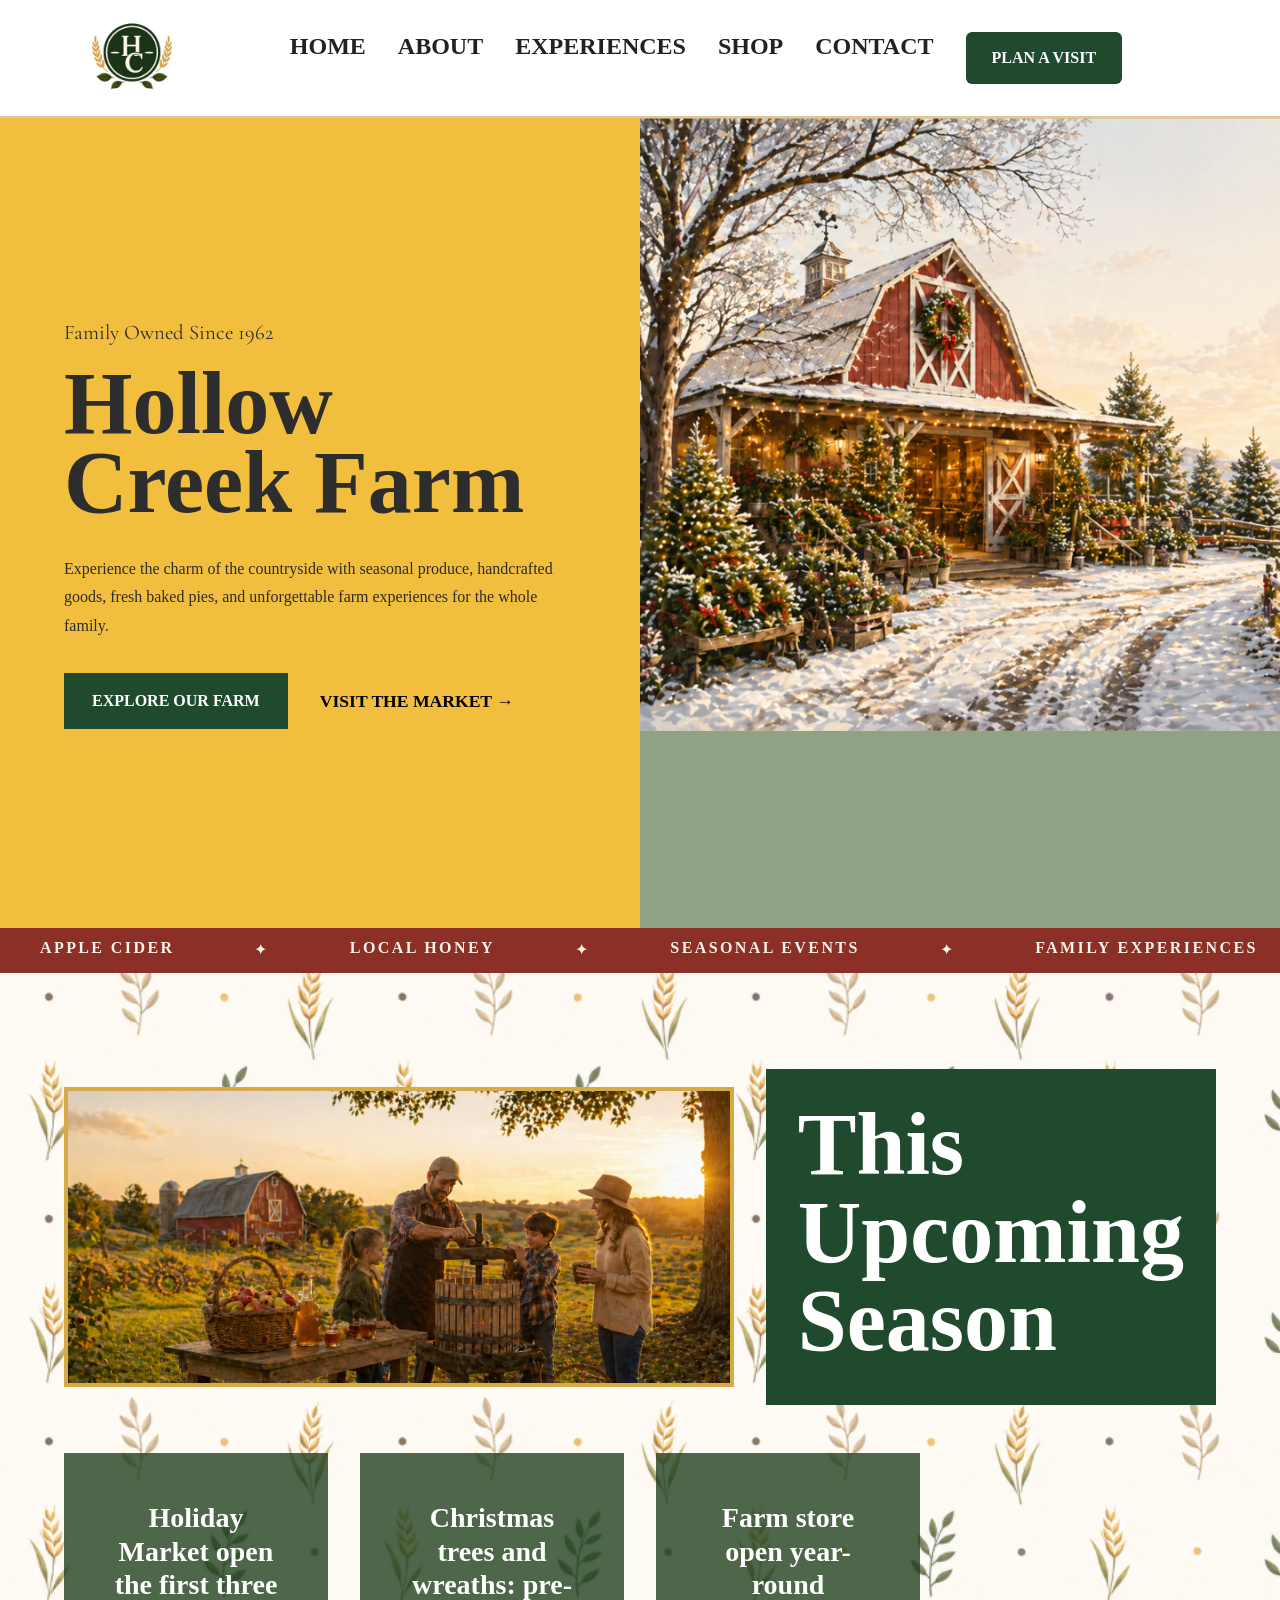
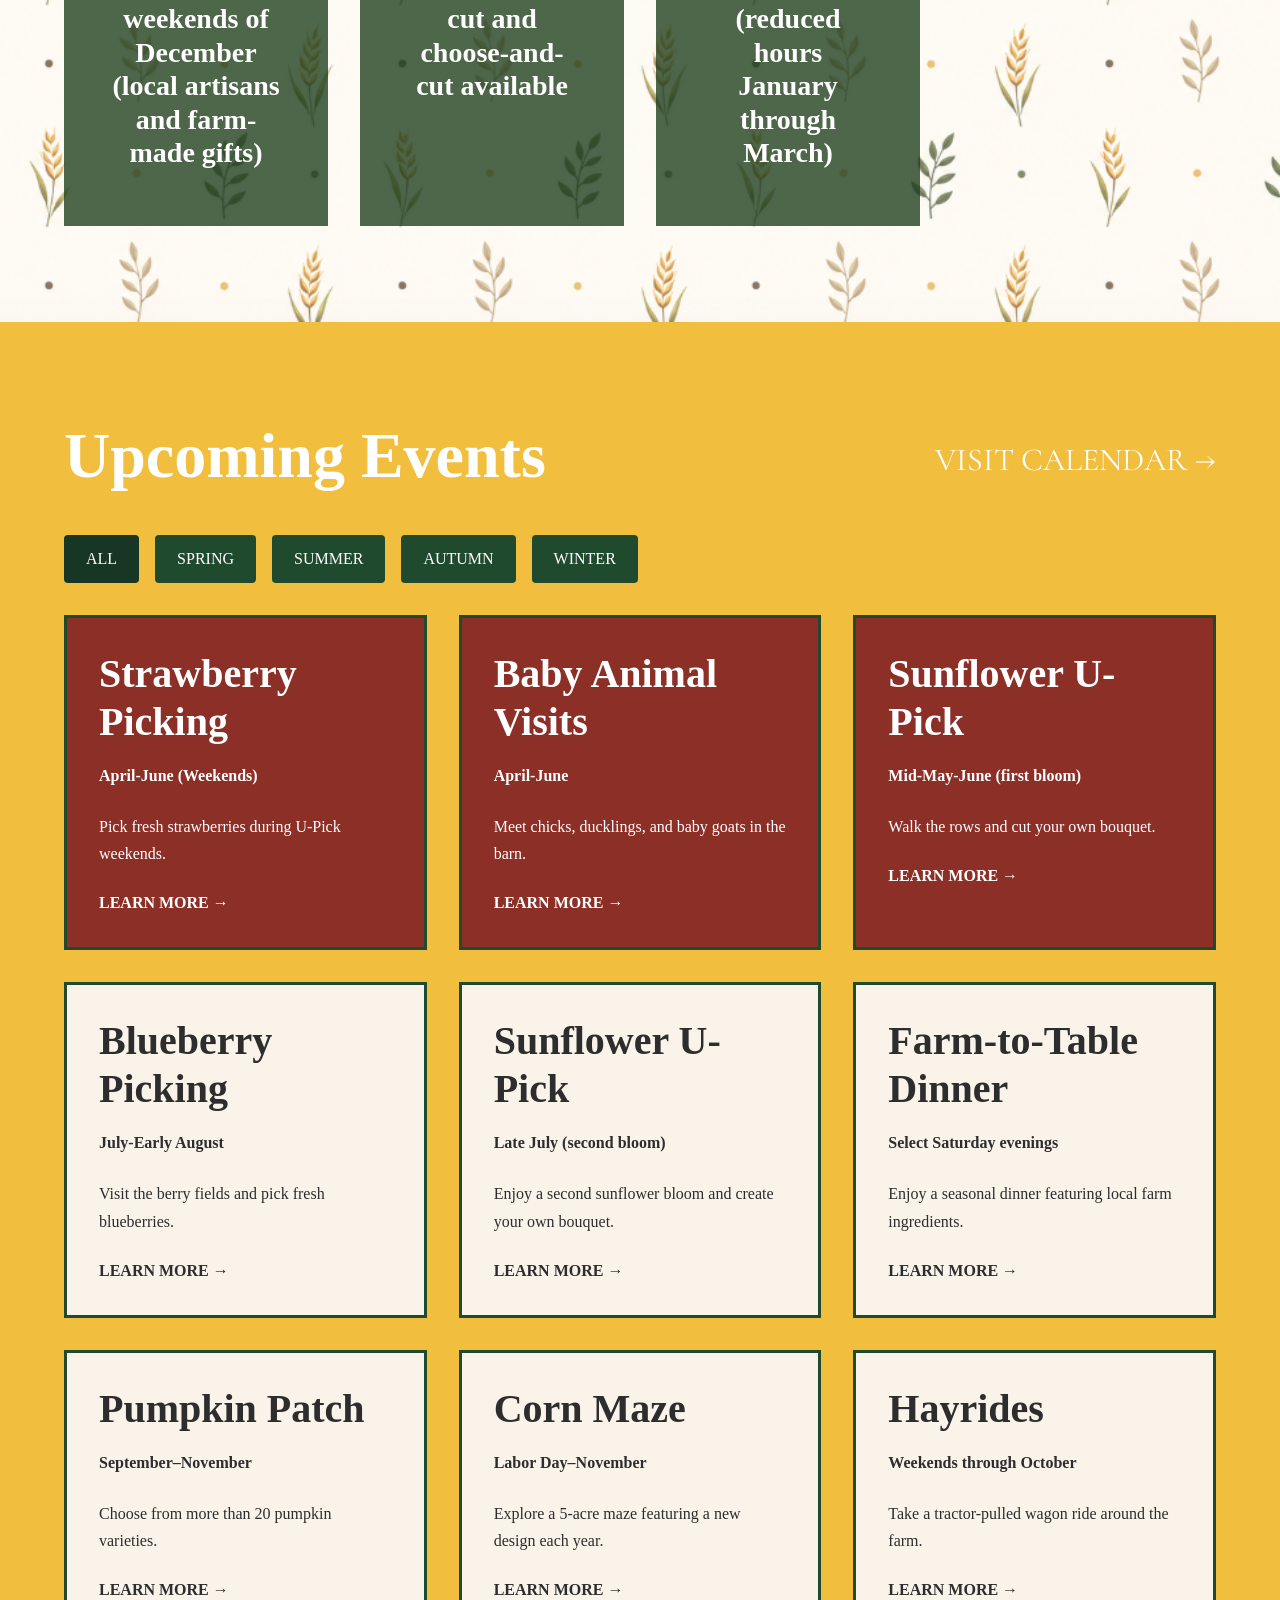
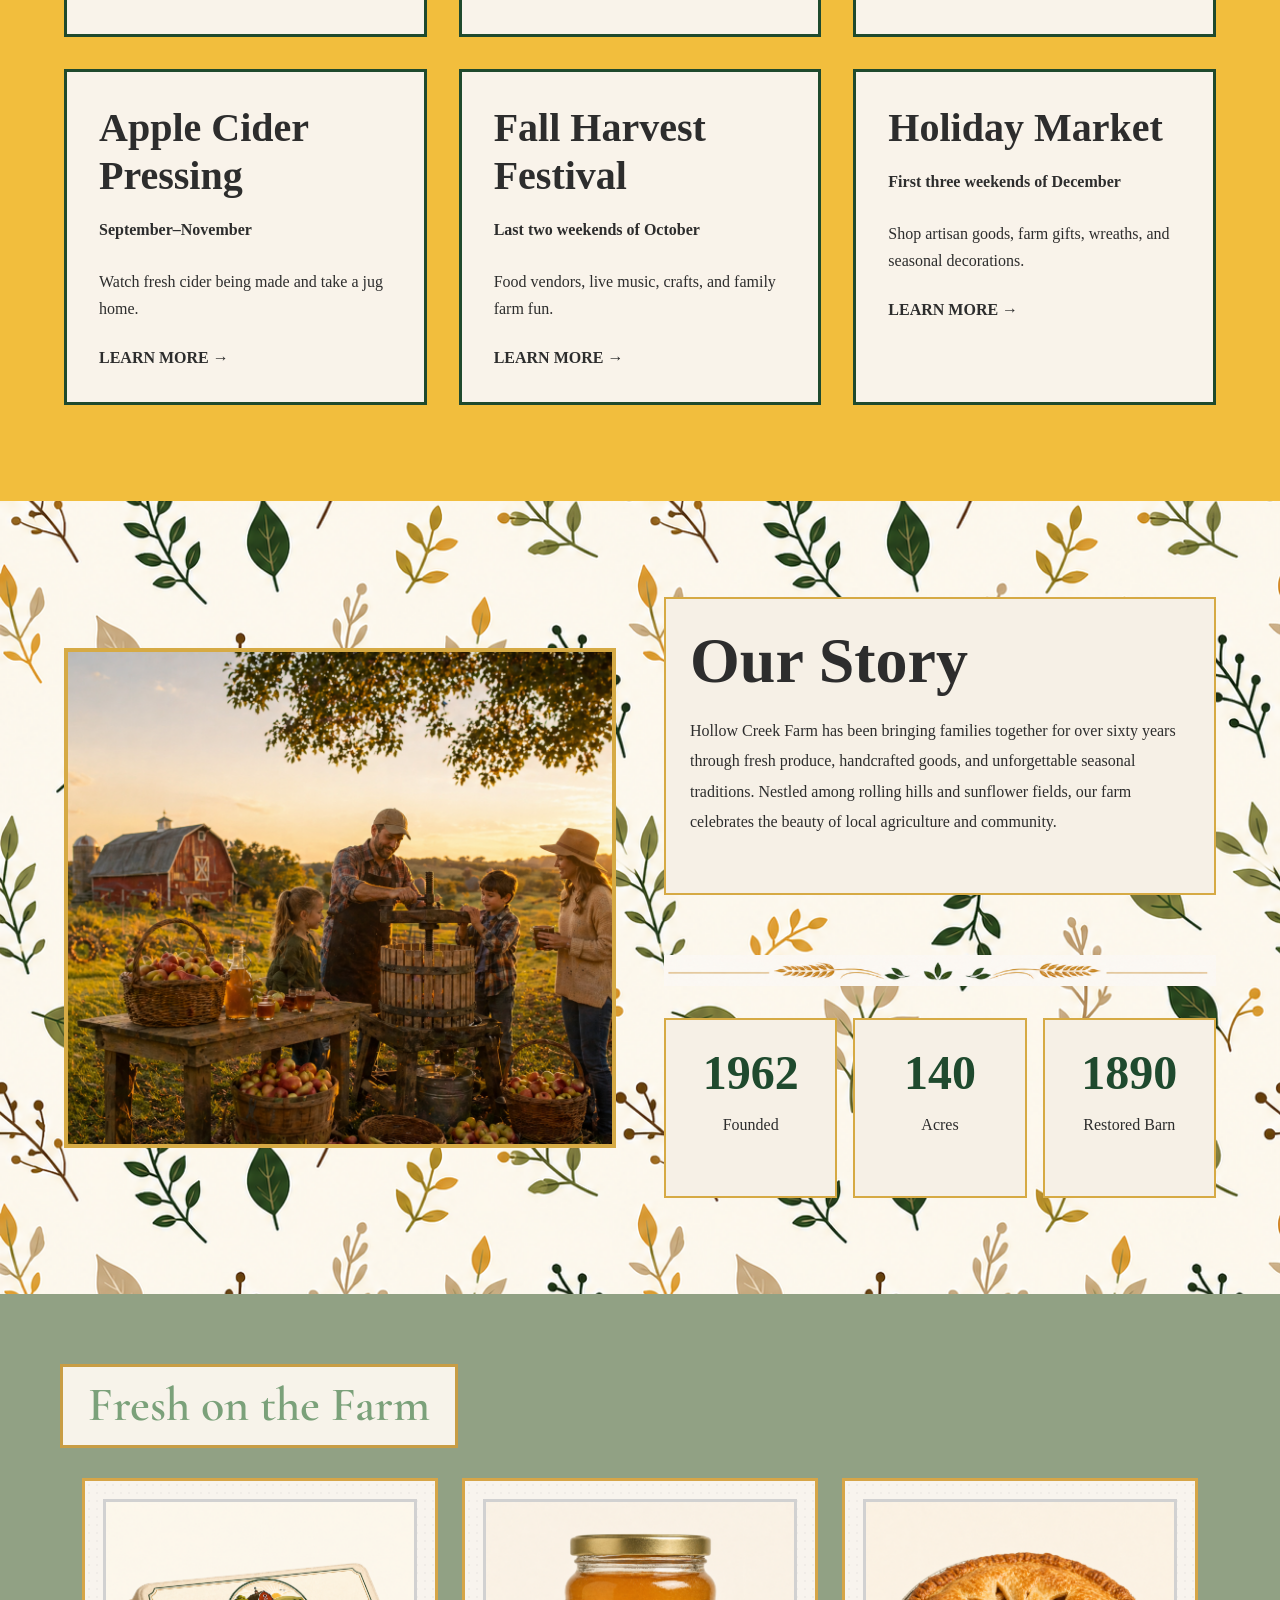
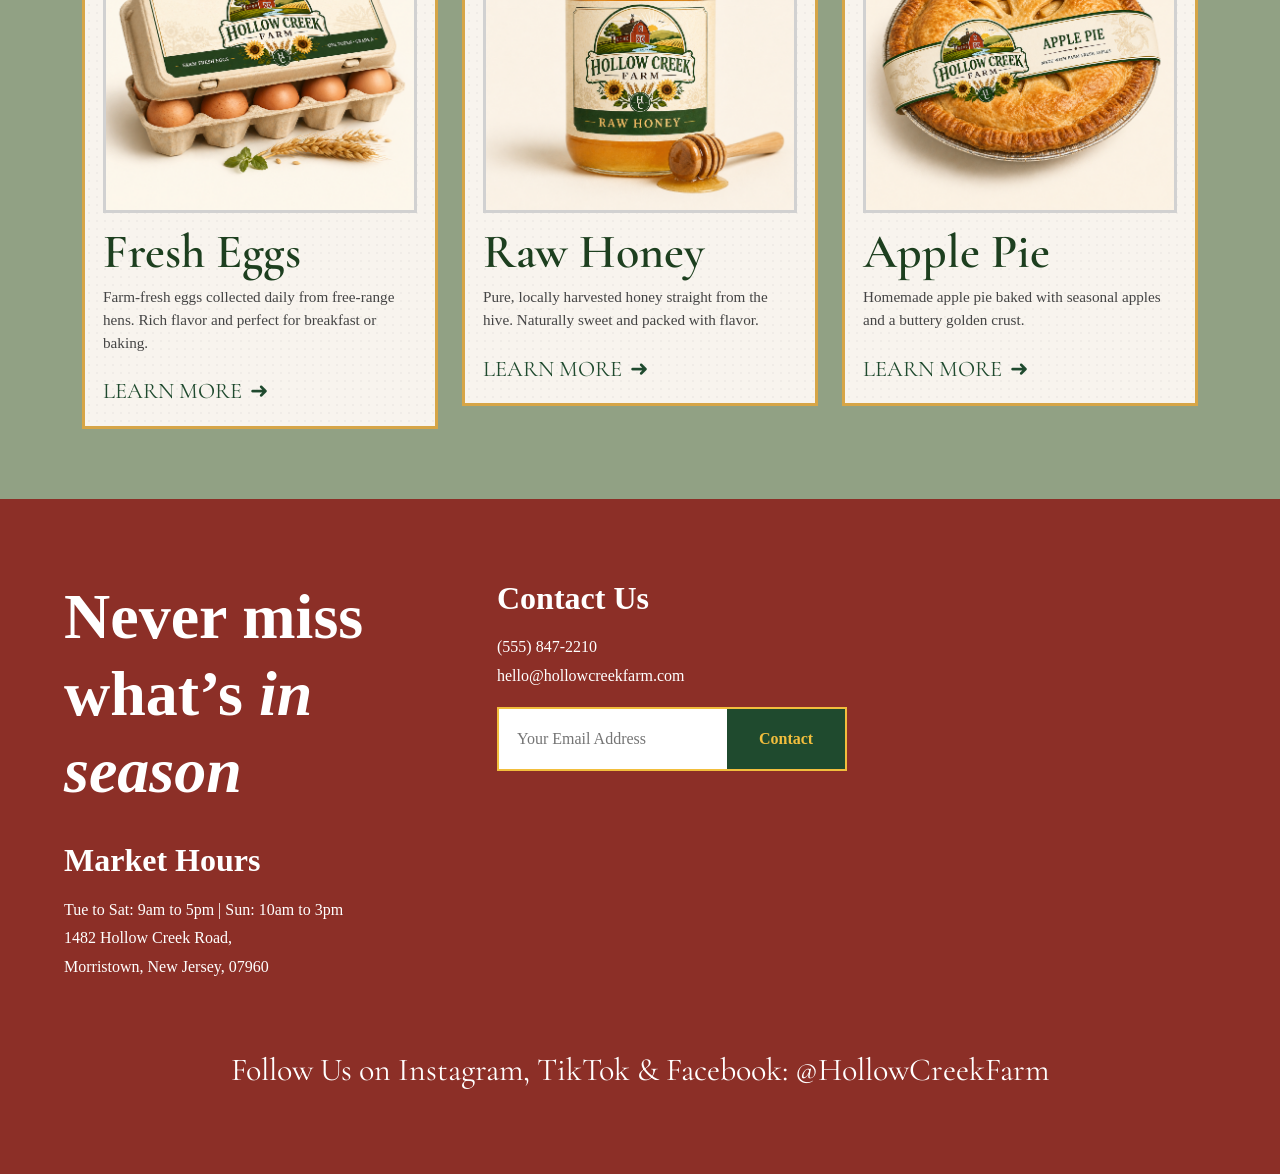
<file: index.html>
<!DOCTYPE html>
<html lang="en">

<head>
  <meta charset="UTF-8" />
  <meta name="viewport" content="width=device-width, initial-scale=1.0" />
  <title>Hollow Creek Farm</title>
  <link rel="preconnect" href="https://fonts.googleapis.com">
  <link rel="apple-touch-icon" sizes="180x180" href="images/apple-touch-icon.png">
  <link rel="icon" type="image/png" sizes="32x32" href="images/favicon-32x32.png">
  <link rel="icon" type="image/png" sizes="16x16" href="images/favicon-16x16.png">
  <link rel="manifest" href="/site.webmanifest">
  <link href="https://cdn.jsdelivr.net/npm/bootstrap@5.3.8/dist/css/bootstrap.min.css" rel="stylesheet"
    integrity="sha384-sRIl4kxILFvY47J16cr9ZwB07vP4J8+LH7qKQnuqkuIAvNWLzeN8tE5YBujZqJLB" crossorigin="anonymous">
  <link
    href="https://fonts.googleapis.com/css2?family=Cormorant+Garamond:wght@300;400;500;600;700&family=Inter:wght@300;400;500;600&display=swap"
    rel="stylesheet">
  <link rel="stylesheet" href="style.css" />
</head>

<body>

  <!-- NAVBAR -->

  <nav class="navbar navbar-expand-lg bg-white sticky-top">
    <div class="container">
      <a href="index.html">
        <img src="images/logo.png" alt="Hollow Creek Farm Logo" class="logo" />
        <!-- /* Image credit: Provided Hollow Creek Farm asset folder. Licensed for class use. */ -->
      </a>
      <button class="navbar-toggler" type="button" data-bs-toggle="collapse" data-bs-target="#mainNav">
        <span class="navbar-toggler-icon"></span>
      </button>
      <div class="collapse navbar-collapse" id="mainNav">
        <ul class="navbar-nav mx-auto">
          <ul class="nav-links">
            <li><a href="index.html">
                <h1> HOME</h1>
              </a></li>
            <li><a href="about.html">
                <h1> ABOUT</h1>
              </a></li>
            <li><a href="experiences.html">
                <h1> EXPERIENCES</h1>
              </a></li>
            <li><a href="shop.html">
                <h1> SHOP</h1>
              </a></li>
            <li><a href="contact.html">
                <h1> CONTACT</h1>
              </a></li>
          </ul>
          <a href="https://docs.google.com/document/d/1jcM4YbdfucYRfGNlqvh21hy_muv44JoK/edit" target="_blank"> <button class="visit-btn">PLAN A VISIT</button></a>
        </ul>
      </div>
    </div>
  </nav>

  <!-- HERO -->

  <section class="hero">

    <div class="hero-left fade-up">
      <span>Family Owned Since 1962</span>

      <h1>Hollow Creek Farm</h1>

      <p>
        Experience the charm of the countryside with seasonal produce,
        handcrafted goods, fresh baked pies, and unforgettable farm
        experiences for the whole family.
      </p>

      <div class="hero-buttons">
        <a href="#" class="primary-btn">EXPLORE OUR FARM</a>
        <a href="#" class="text-link">VISIT THE MARKET →</a>
      </div>
    </div>

    <img id="season-image" src="" alt="Seasonal Farm Photo">
    <!-- /* Image credit: Provided Hollow Creek Farm asset folder. Licensed for class use. */ -->

  </section>

  <!-- TICKER -->

  <div class="ticker">
    <div class="ticker__track">
      <span class="ticker__item">
        <h2> Apple Cider </h2>
      </span>
      <span class="ticker__item">✦</span>
      <span class="ticker__item">
        <h2> Local Honey </h2>
      </span>
      <span class="ticker__item">✦</span>
      <span class="ticker__item">
        <h2> Seasonal Events </h2>
      </span>
      <span class="ticker__item">✦</span>
      <span class="ticker__item">
        <h2> Family Experiences</h2>
      </span>
      <span class="ticker__item">✦</span>
      <span class="ticker__item">
        <h2> Explore our Farm </h2>
      </span>
      <span class="ticker__item">✦</span>
      <span class="ticker__item">
        <h2> Fresh Produce </h2>
      </span>
      <span class="ticker__item">✦</span>
      <span class="ticker__item">
        <h2> Apple Cider </h2>
      </span>
      <span class="ticker__item">✦</span>
      <span class="ticker__item">
        <h2> Local Honey </h2>
      </span>
      <span class="ticker__item">✦</span>
      <span class="ticker__item">
        <h2> Seasonal Events </h2>
      </span>
      <span class="ticker__item">✦</span>
      <span class="ticker__item">
        <h2> Family Experiences</h2>
      </span>
      <span class="ticker__item">✦</span>
      <span class="ticker__item">
        <h2> Explore our Farm </h2>
      </span>
      <span class="ticker__item">✦</span>
      <span class="ticker__item">
        <h2> Fresh Produce </h2>
      </span>
      <span class="ticker__item">✦</span>
    </div>
  </div>

  <!-- MENU -->

  <section class="menu-section">

    <div class="menu-grid fade-up">

      <div class="menu-image"></div>

      <div class="menu-title">
        <h2>This Upcoming <br>Season</h2>
      </div>

    </div>

    <div class="menu-cards">

      <div class="menu-card spring">
        <h3>Sunflower field open mid-May through June</h3>
      </div>
      <div class="menu-card spring">
        <h3>U-Pick strawberry and asparagus picking on weekends</h3>
      </div>
      <div class="menu-card spring">
        <h3>Baby animal visits in the barn: chicks, ducklings, and baby goats</h3>
      </div>
      <div class="menu-card spring">
        <h3>Spring produce, seedlings, and transplants for home gardens</h3>
      </div>

      <div class="menu-card summer">
        <h3>Tomatoes, zucchini, cucumbers, peppers, corn, and green beans now available</h3>
      </div>
      <div class="menu-card summer">
        <h3>Blueberry picking from July through early August</h3>
      </div>
      <div class="menu-card summer">
        <h3>Second sunflower bloom in late July</h3>
      </div>
      <div class="menu-card summer">
        <h3>Farm-to-table dinner events on select Saturday evenings (ticketed)</h3>
      </div>

      <div class="menu-card fall">
        <h3>Corn maze opening Labor Day weekend, 5-acre layout with a new design every year</h3>
      </div>
      <div class="menu-card fall">
        <h3>Pumpkin patch with more than 20 varieties, U-Pick and pre-picked available</h3>
      </div>
      <div class="menu-card fall">
        <h3>Hayrides every weekend through October</h3>
      </div>
      <div class="menu-card fall">
        <h3>Apple cider pressing on-site, fresh cider sold by the jug</h3>
      </div>
      <div class="menu-card fall">
        <h3>Fall Harvest Festival the last two weekends of October (food vendors, live music, craft
          fair)</h3>
      </div>
      <div class="menu-card fall">
        <h3>Gourds, Indian corn, mums, and fall decorations for sale</h3>
      </div>

      <div class="menu-card winter">
        <h3>Holiday Market open the first three weekends of December (local artisans and farm-made gifts)</h3>
      </div>
      <div class="menu-card winter">
        <h3>Christmas trees and wreaths: pre-cut and choose-and-cut available</h3>
      </div>
      <div class="menu-card winter">
        <h3>Farm store open year-round (reduced hours January through March)</h3>
      </div>
    </div>
  </section>

  <!-- EVENTS -->

  <section class="events">

    <div class="events-top">
      <h2>Upcoming Events</h2>

      <a href="experiences.html" class="calendar-link">
        VISIT CALENDAR →
      </a>
    </div>

    <div class="filters">
      <button class="filter-btn active" data-filter="all">ALL</button>
      <button class="filter-btn" data-filter="spring">SPRING</button>
      <button class="filter-btn" data-filter="summer">SUMMER</button>
      <button class="filter-btn" data-filter="autumn">AUTUMN</button>
      <button class="filter-btn" data-filter="winter">WINTER</button>
    </div>

    <div class="row g-4">
      <div class="event-cards"></div>
    </div>

  </section>

  <!-- STORY -->

  <section class="story">

    <div class="story-grid">

      <div class="story-image fade-up"></div>

      <div class="story-content fade-up">
        <div class="story-body">
          <h2>Our Story</h2>

          <p>
            Hollow Creek Farm has been bringing families together for over
            sixty years through fresh produce, handcrafted goods, and
            unforgettable seasonal traditions. Nestled among rolling hills
            and sunflower fields, our farm celebrates the beauty of local
            agriculture and community.
          </p>
        </div>

        <img src="images/about-banner2.png" alt="Leaf Icon" class="about-banner">
        <!-- /* Image credit: Provided Hollow Creek Farm asset folder. Licensed for class use. */ -->

        <div class="stats">

          <div class="stat">
            <h3>1962</h3>
            <p>Founded</p>
          </div>

          <div class="stat">
            <h3>140</h3>
            <p>Acres</p>
          </div>

          <div class="stat">
            <h3>1890</h3>
            <p>Restored Barn</p>
          </div>

        </div>

      </div>

    </div>

  </section>

  <!-- PRODUCTS -->

  <section class="fresh-section">

    <a href="shop.html">
      <h1 class="section-title">Fresh on the Farm</h1>
    </a>
    <div class="container">
      <div class="row g-4">
        <div class="col-12 col-md-6 col-lg-4">
          <article class="food-card">
            <div class="card-image image-placeholder">
              <img src="images/eggs.png" alt="Fresh Eggs">
              <!-- /* Image credit: Provided Hollow Creek Farm asset folder. Licensed for class use. */ -->
            </div>
            <h2>Fresh Eggs</h2>
            <p>
              Farm-fresh eggs collected daily from free-range hens.
              Rich flavor and perfect for breakfast or baking.
            </p>
            <a href="shop.html" class="learn-more">
              LEARN MORE <span>➜</span>
            </a>
          </article>
        </div>

        <div class="col-12 col-md-6 col-lg-4">
          <article class="food-card">
            <div class="card-image image-placeholder">
              <img src="images/raw-honey.png" alt="Raw Honey">
              <!-- /* Image credit: Provided Hollow Creek Farm asset folder. Licensed for class use. */ -->
            </div>
            <h2>Raw Honey</h2>
            <p>
              Pure, locally harvested honey straight from the hive.
              Naturally sweet and packed with flavor.
            </p>
            <a href="shop.html" class="learn-more">
              LEARN MORE <span>➜</span>
            </a>
          </article>
        </div>

        <div class="col-12 col-md-6 col-lg-4">
          <article class="food-card">
            <div class="card-image image-placeholder">
              <img src="images/apple-pie.png" alt="Apple Pie">
              <!-- /* Image credit: Provided Hollow Creek Farm asset folder. Licensed for class use. */ -->
            </div>
            <h2>Apple Pie</h2>
            <p>
              Homemade apple pie baked with seasonal apples and a
              buttery golden crust.
            </p>
            <a href="shop.html" class="learn-more">
              LEARN MORE <span>➜</span>
            </a>
          </article>
        </div>

      </div>

    </div>
  </section>

  <!-- FOOTER -->

  <footer class="footer">

    <div class="footer-grid">

      <div>
        <h2>Never miss <br> what’s <i>in season </i></h2>

        <h3>Market Hours</h3>

        <p>
          Tue to Sat: 9am to 5pm | Sun: 10am to 3pm <br>

          1482 Hollow Creek Road,<br>
          Morristown, New Jersey, 07960
        </p>
      </div>

      <div>
        <h3>Contact Us</h3>

        <p>
          (555) 847-2210<br>
          hello@hollowcreekfarm.com
        </p>

        <div class="newsletter">
          <input type="email" placeholder="Your Email Address">
          <button>Contact</button>
        </div>

      </div>

    </div>

    <div class="social">
      Follow Us on Instagram, TikTok & Facebook: @HollowCreekFarm
    </div>

  </footer>

  <script src="script.js"></script>
  <script src="https://cdn.jsdelivr.net/npm/bootstrap@5.3.8/dist/js/bootstrap.bundle.min.js"
    integrity="sha384-FKyoEForCGlyvwx9Hj09JcYn3nv7wiPVlz7YYwJrWVcXK/BmnVDxM+D2scQbITxI"
    crossorigin="anonymous"></script>

</body>

</html>
</file>
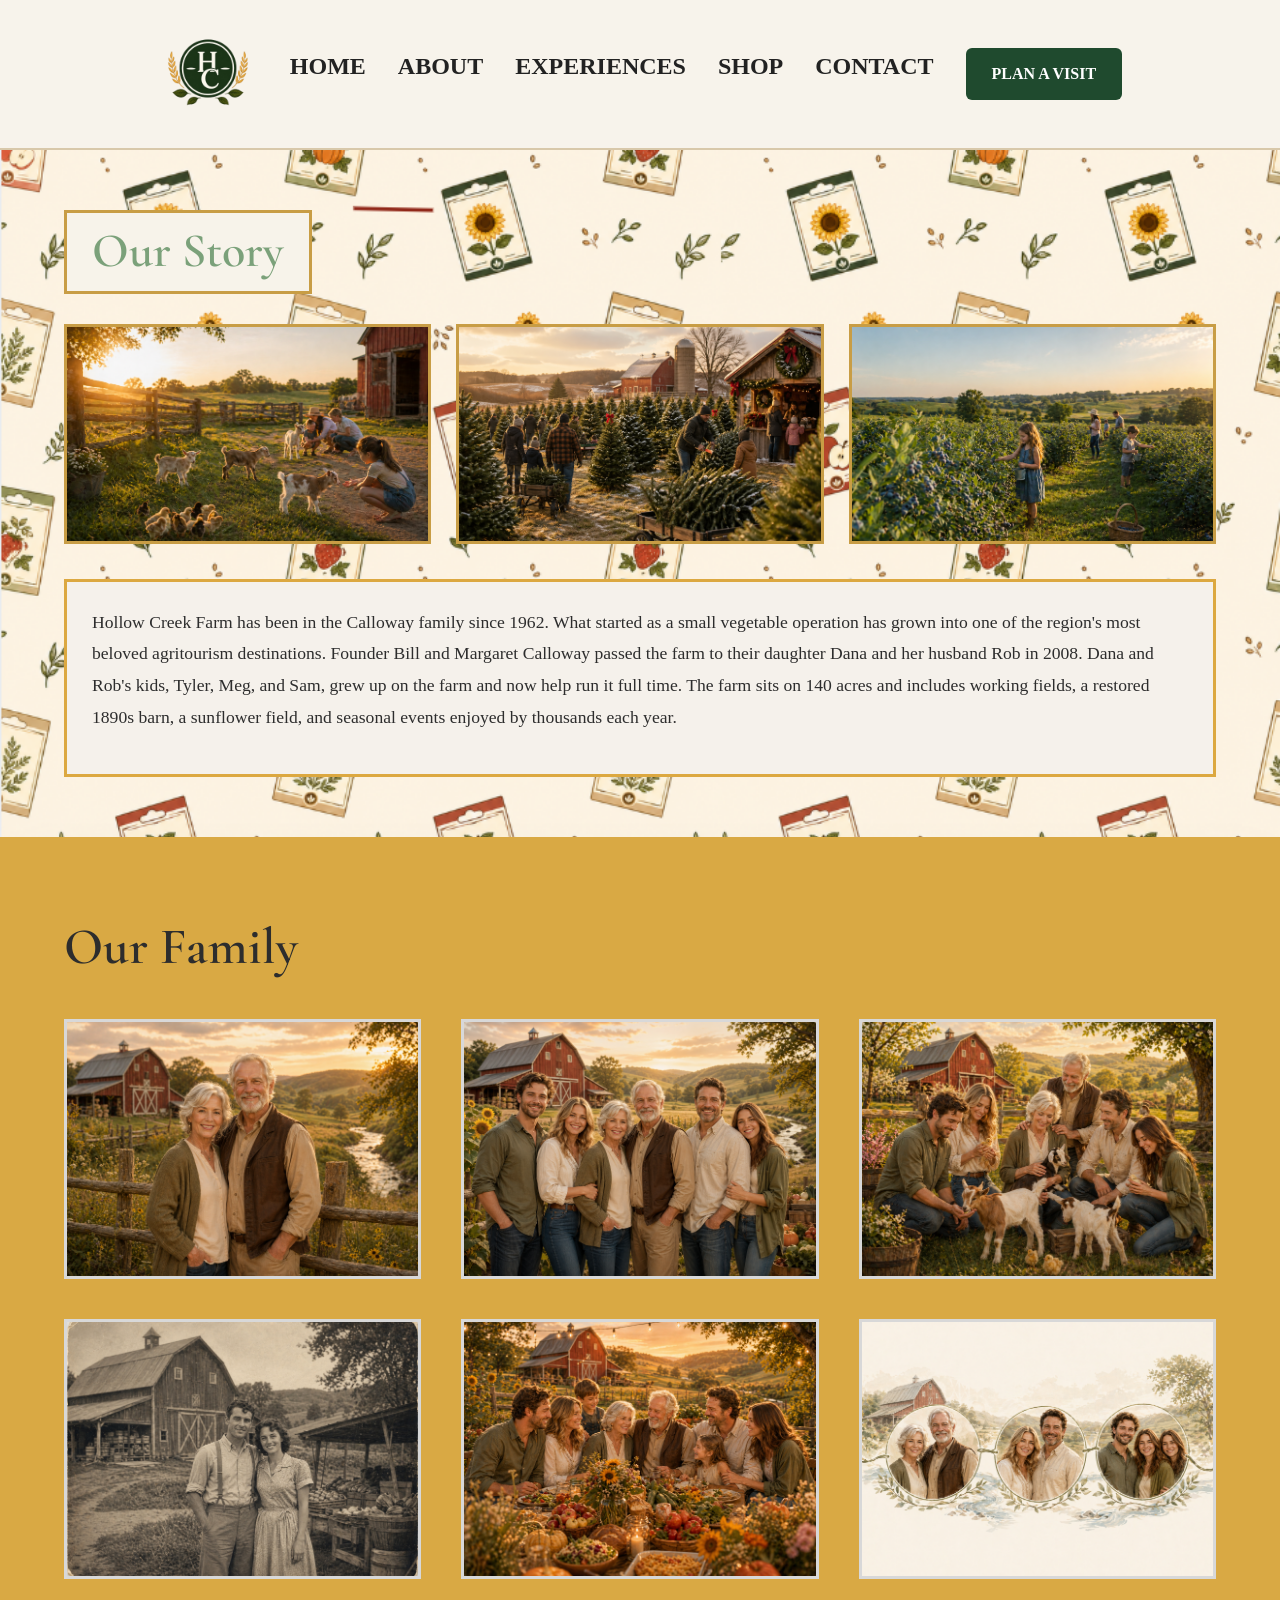
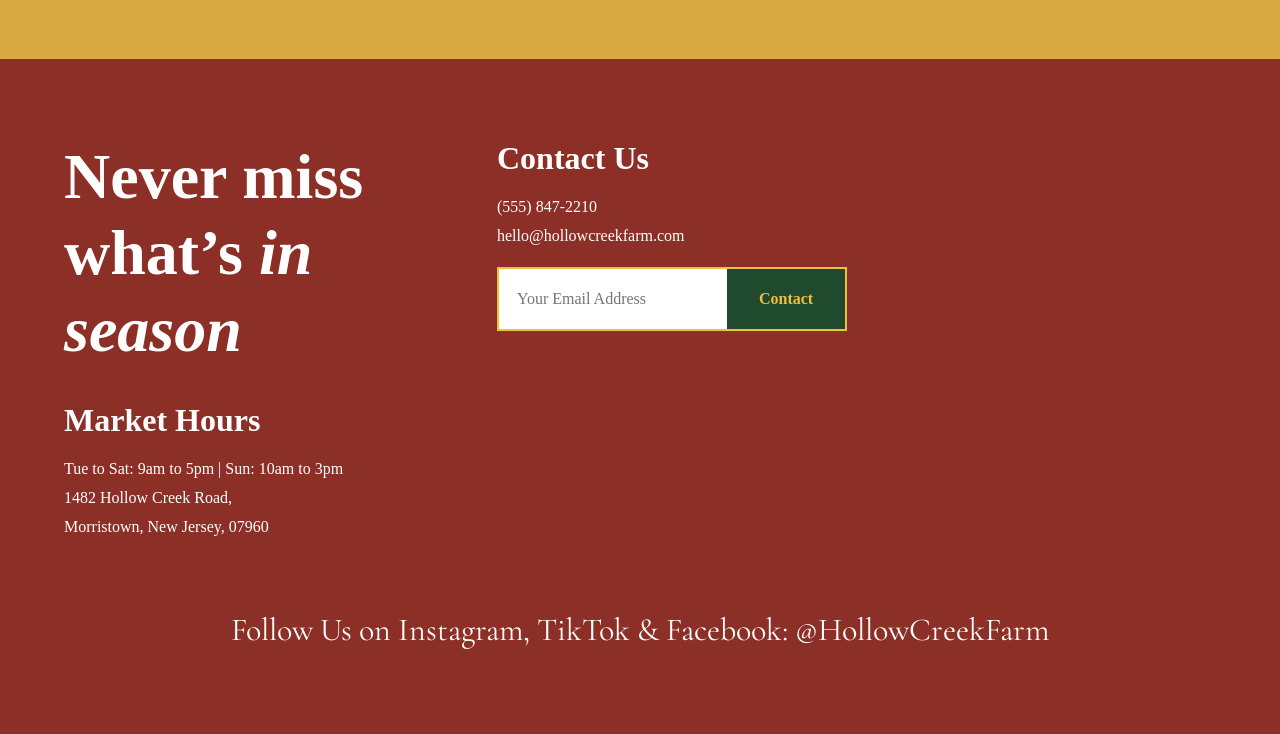
<file: about.html>
<!DOCTYPE html>
<html lang="en">

<head>
  <meta charset="UTF-8" />
  <meta name="viewport" content="width=device-width, initial-scale=1.0" />
  <title>Hollow Creek Farm</title>
  <link rel="preconnect" href="https://fonts.googleapis.com">
  <link href="https://cdn.jsdelivr.net/npm/bootstrap@5.3.8/dist/css/bootstrap.min.css" rel="stylesheet"
    integrity="sha384-sRIl4kxILFvY47J16cr9ZwB07vP4J8+LH7qKQnuqkuIAvNWLzeN8tE5YBujZqJLB" crossorigin="anonymous">
  <link
    href="https://fonts.googleapis.com/css2?family=Cormorant+Garamond:wght@300;400;500;600;700&family=Inter:wght@300;400;500;600&display=swap"
    rel="stylesheet">
  <link rel="stylesheet" href="style.css" />
</head>

<body>

  <!-- NAVBAR -->

  <nav class="navbar">
    <div class="nav-container">
      <a href="index.html">
        <img src="images/logo.png" alt="Hollow Creek Farm Logo" class="logo" />
        <!-- /* Image credit: Provided Hollow Creek Farm asset folder. Licensed for class use. */ -->
      </a>
      <ul class="nav-links">
        <li><a href="index.html">
            <h1> HOME</h1>
          </a></li>
        <li><a href="about.html">
            <h1> ABOUT</h1>
          </a></li>
        <li><a href="experiences.html">
            <h1> EXPERIENCES</h1>
          </a></li>
        <li><a href="shop.html">
            <h1> SHOP</h1>
          </a></li>
        <li><a href="contact.html">
            <h1> CONTACT</h1>
          </a></li>
      </ul>
          <a href="https://docs.google.com/document/d/1jcM4YbdfucYRfGNlqvh21hy_muv44JoK/edit" target="_blank"> <button class="visit-btn">PLAN A VISIT</button></a>
    </div>
  </nav>

  <!-- HERO -->

  <section class="story-section">

    <h2 class="section-title">Our Story</h2>

    <div class="story-gallery">

      <div class="aboutimgs">
        <img src="images/farm-animals.png" alt="family-animals">
        <!-- /* Image credit: Provided Hollow Creek Farm asset folder. Licensed for class use. */ -->
      </div>

      <div class="aboutimgs">
        <img src="images/farm-christmas.png" alt="family-christmas">
        <!-- /* Image credit: Provided Hollow Creek Farm asset folder. Licensed for class use. */ -->
      </div>

      <div class="aboutimgs">
        <img src="images/farm-picking.png" alt="family-picking">
        <!-- /* Image credit: Provided Hollow Creek Farm asset folder. Licensed for class use. */ -->
      </div>

    </div>

    <div class="story-text">
      <p>
        Hollow Creek Farm has been in the Calloway family since 1962.
        What started as a small vegetable operation has grown into one
        of the region's most beloved agritourism destinations.

        Founder Bill and Margaret Calloway passed the farm to their
        daughter Dana and her husband Rob in 2008. Dana and Rob's kids,
        Tyler, Meg, and Sam, grew up on the farm and now help run it
        full time.

        The farm sits on 140 acres and includes working fields, a
        restored 1890s barn, a sunflower field, and seasonal events
        enjoyed by thousands each year.
      </p>
    </div>

  </section>

  <!-- FAMILY SECTION -->
  <section class="family-section">

    <h2>Our Family</h2>

    <div class="family-grid">

      <div class="family-card"><img src="images/family1.png" alt="Family Member 1"></div>
      <div class="family-card"><img src="images/family2.png" alt="Family Member 2"></div>
      <div class="family-card"><img src="images/family3.png" alt="Family Member 3"></div>
      <div class="family-card"><img src="images/family4.png" alt="Family Member 4"></div>
      <div class="family-card"><img src="images/family5.png" alt="Family Member 5"></div>
      <div class="family-card"><img src="images/family6.png" alt="Family Member 6"></div>
        <!-- /* Image credit: Provided Hollow Creek Farm asset folder. Licensed for class use. */ -->

    </div>

  </section>

  <!-- FOOTER -->

  <footer class="footer">

    <div class="footer-grid">

      <div>
        <h2>Never miss <br> what’s <i>in season </i></h2>

        <h3>Market Hours</h3>

        <p>
          Tue to Sat: 9am to 5pm | Sun: 10am to 3pm <br>

          1482 Hollow Creek Road,<br>
          Morristown, New Jersey, 07960
        </p>
      </div>

      <div>
        <h3>Contact Us</h3>

        <p>
          (555) 847-2210<br>
          hello@hollowcreekfarm.com
        </p>

        <div class="newsletter">
          <input type="email" placeholder="Your Email Address">
          <button>Contact</button>
        </div>

      </div>

    </div>

    <div class="social">
      Follow Us on Instagram, TikTok & Facebook: @HollowCreekFarm
    </div>

  </footer>

  <script src="script.js"></script>
  <script src="https://cdn.jsdelivr.net/npm/bootstrap@5.3.8/dist/js/bootstrap.bundle.min.js"
    integrity="sha384-FKyoEForCGlyvwx9Hj09JcYn3nv7wiPVlz7YYwJrWVcXK/BmnVDxM+D2scQbITxI"
    crossorigin="anonymous"></script>

</body>

</html>
</file>
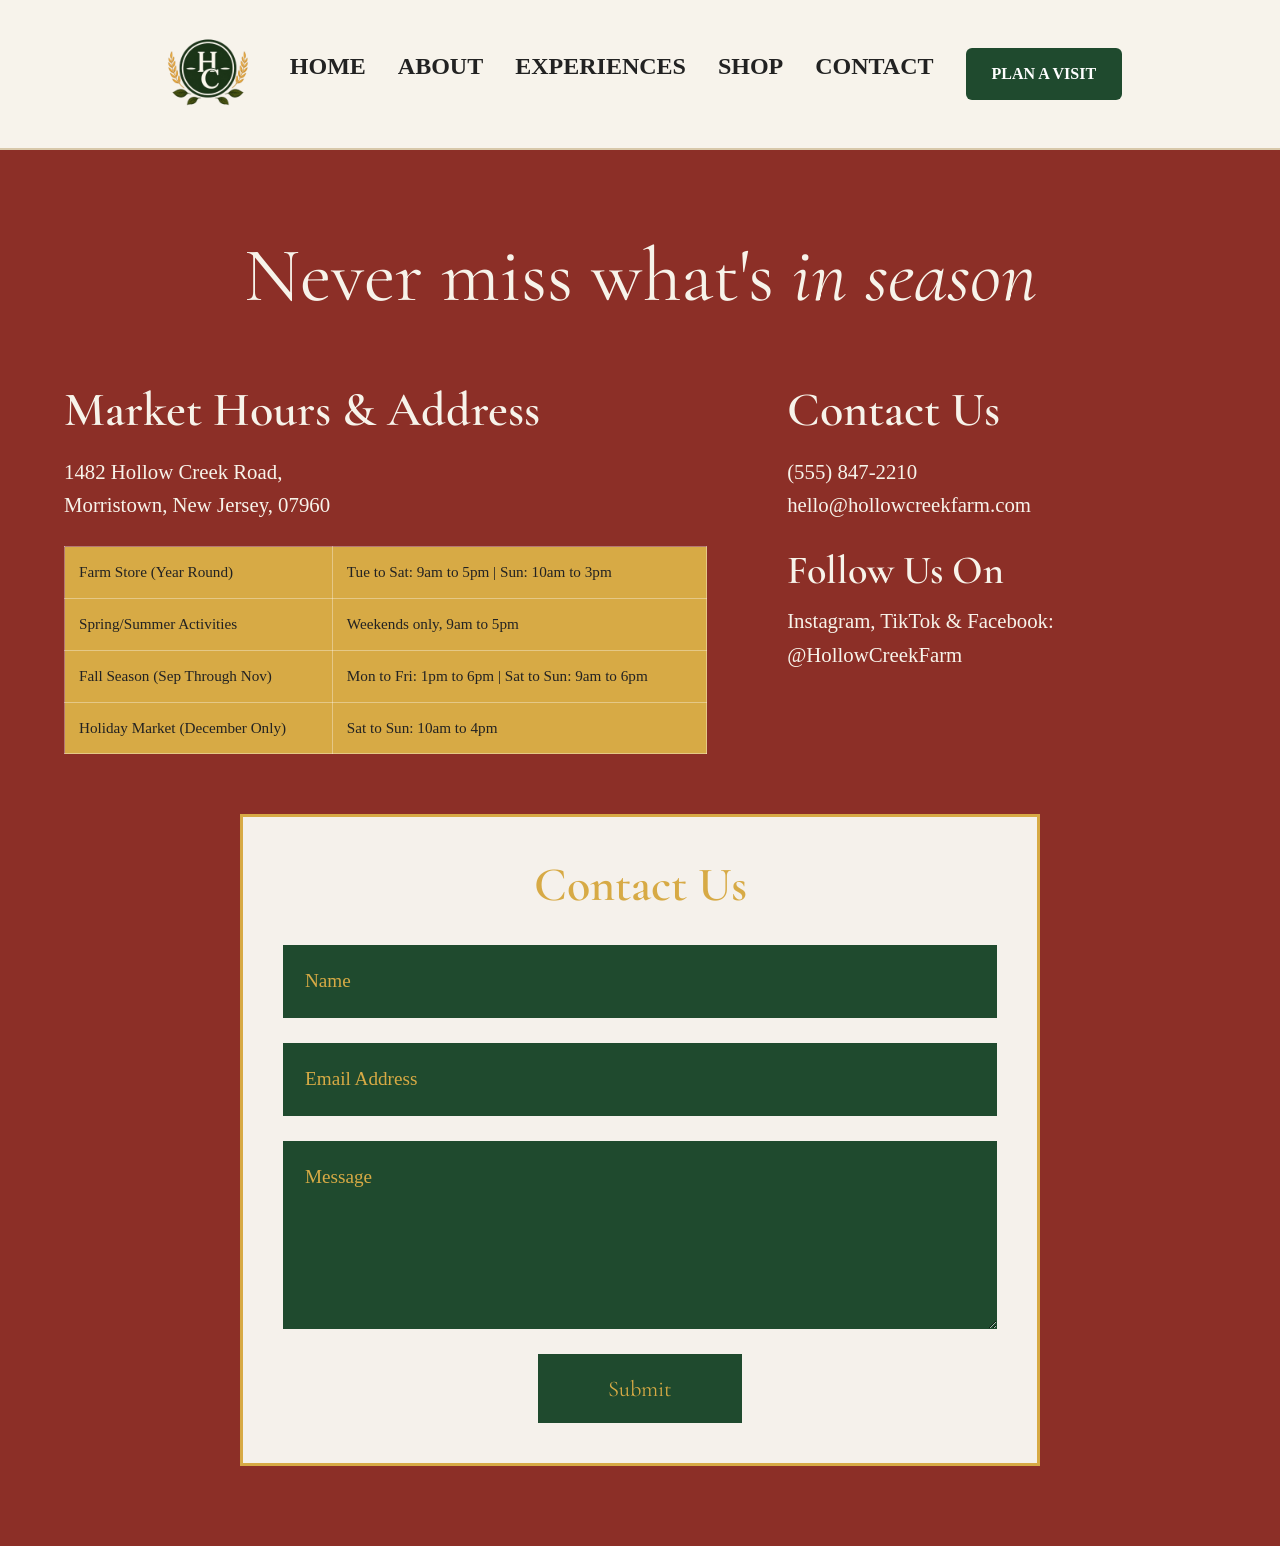
<file: contact.html>
<!DOCTYPE html>
<html lang="en">

<head>
  <meta charset="UTF-8" />
  <meta name="viewport" content="width=device-width, initial-scale=1.0" />
  <title>Hollow Creek Farm</title>
  <link rel="preconnect" href="https://fonts.googleapis.com">
  <link href="https://cdn.jsdelivr.net/npm/bootstrap@5.3.8/dist/css/bootstrap.min.css" rel="stylesheet"
    integrity="sha384-sRIl4kxILFvY47J16cr9ZwB07vP4J8+LH7qKQnuqkuIAvNWLzeN8tE5YBujZqJLB" crossorigin="anonymous">
  <link
    href="https://fonts.googleapis.com/css2?family=Cormorant+Garamond:wght@300;400;500;600;700&family=Inter:wght@300;400;500;600&display=swap"
    rel="stylesheet">
  <link rel="stylesheet" href="style.css" />
</head>

<body>

  <!-- NAVBAR -->

  <nav class="navbar">
    <div class="nav-container">
      <a href="index.html">
        <img src="images/logo.png" alt="Hollow Creek Farm Logo" class="logo" />
                <!-- /* Image credit: Provided Hollow Creek Farm asset folder. Licensed for class use. */ -->

      </a>
      <ul class="nav-links">
        <li><a href="index.html">
            <h1> HOME</h1>
          </a></li>
        <li><a href="about.html">
            <h1> ABOUT</h1>
          </a></li>
        <li><a href="experiences.html">
            <h1> EXPERIENCES</h1>
          </a></li>
        <li><a href="shop.html">
            <h1> SHOP</h1>
          </a></li>
        <li><a href="contact.html">
            <h1> CONTACT</h1>
          </a></li>
      </ul>
          <a href="https://docs.google.com/document/d/1jcM4YbdfucYRfGNlqvh21hy_muv44JoK/edit" target="_blank"> <button class="visit-btn">PLAN A VISIT</button></a>
    </div>
  </nav>

  <section class="hc-contact-section">

    <h2 class="hc-contact-title">
      Never miss what's <em>in season</em>
    </h2>

    <div class="hc-contact-top">

      <!-- LEFT -->
      <div class="hc-contact-info">

        <h3>Market Hours & Address</h3>

        <p>
          1482 Hollow Creek Road,<br>
          Morristown, New Jersey, 07960
        </p>

        <table class="hc-hours-table">
          <tr>
            <td>Farm Store (Year Round)</td>
            <td>Tue to Sat: 9am to 5pm | Sun: 10am to 3pm</td>
          </tr>

          <tr>
            <td>Spring/Summer Activities</td>
            <td>Weekends only, 9am to 5pm</td>
          </tr>

          <tr>
            <td>Fall Season (Sep Through Nov)</td>
            <td>Mon to Fri: 1pm to 6pm | Sat to Sun: 9am to 6pm</td>
          </tr>

          <tr>
            <td>Holiday Market (December Only)</td>
            <td>Sat to Sun: 10am to 4pm</td>
          </tr>
        </table>

      </div>

      <!-- RIGHT -->
      <div class="hc-contact-details">

        <h3>Contact Us</h3>

        <p>
          (555) 847-2210<br>
          hello@hollowcreekfarm.com
        </p>

        <div class="hc-social">
          <h4>Follow Us On</h4>

          <p>
            Instagram, TikTok & Facebook:<br>
            @HollowCreekFarm
          </p>
        </div>

      </div>

    </div>

    <!-- FORM -->
    <div class="hc-contact-card">

      <h3>Contact Us</h3>

      <form id="contactForm" class="hc-contact-form">

        <input type="text" placeholder="Name" required>

        <input type="email" placeholder="Email Address" required>

        <textarea placeholder="Message" rows="5" required></textarea>

        <button type="submit">
          Submit
        </button>

      </form>

    </div>

  </section>

  <!-- Thank you modal -->
  <div class="modal fade" id="thankYouModal" tabindex="-1" aria-labelledby="thankYouModalLabel" aria-hidden="true">
    <div class="modal-dialog modal-dialog-centered">
      <div class="modal-content">
        <div class="modal-header">
          <h5 class="modal-title" id="thankYouModalLabel">Thank You</h5>
          <button type="button" class="btn-close" data-bs-dismiss="modal" aria-label="Close"></button>
        </div>
        <div class="modal-body">
          Thank you for contacting Hollow Creek Farms.
        </div>
        <div class="modal-footer">
          <button type="button" class="btn btn-secondary" data-bs-dismiss="modal">Close</button>
        </div>
      </div>
    </div>
  </div>

  <script src="script.js"></script>
  <script src="https://cdn.jsdelivr.net/npm/bootstrap@5.3.8/dist/js/bootstrap.bundle.min.js"
    integrity="sha384-FKyoEForCGlyvwx9Hj09JcYn3nv7wiPVlz7YYwJrWVcXK/BmnVDxM+D2scQbITxI"
    crossorigin="anonymous"></script>

</body>

</html>
</file>
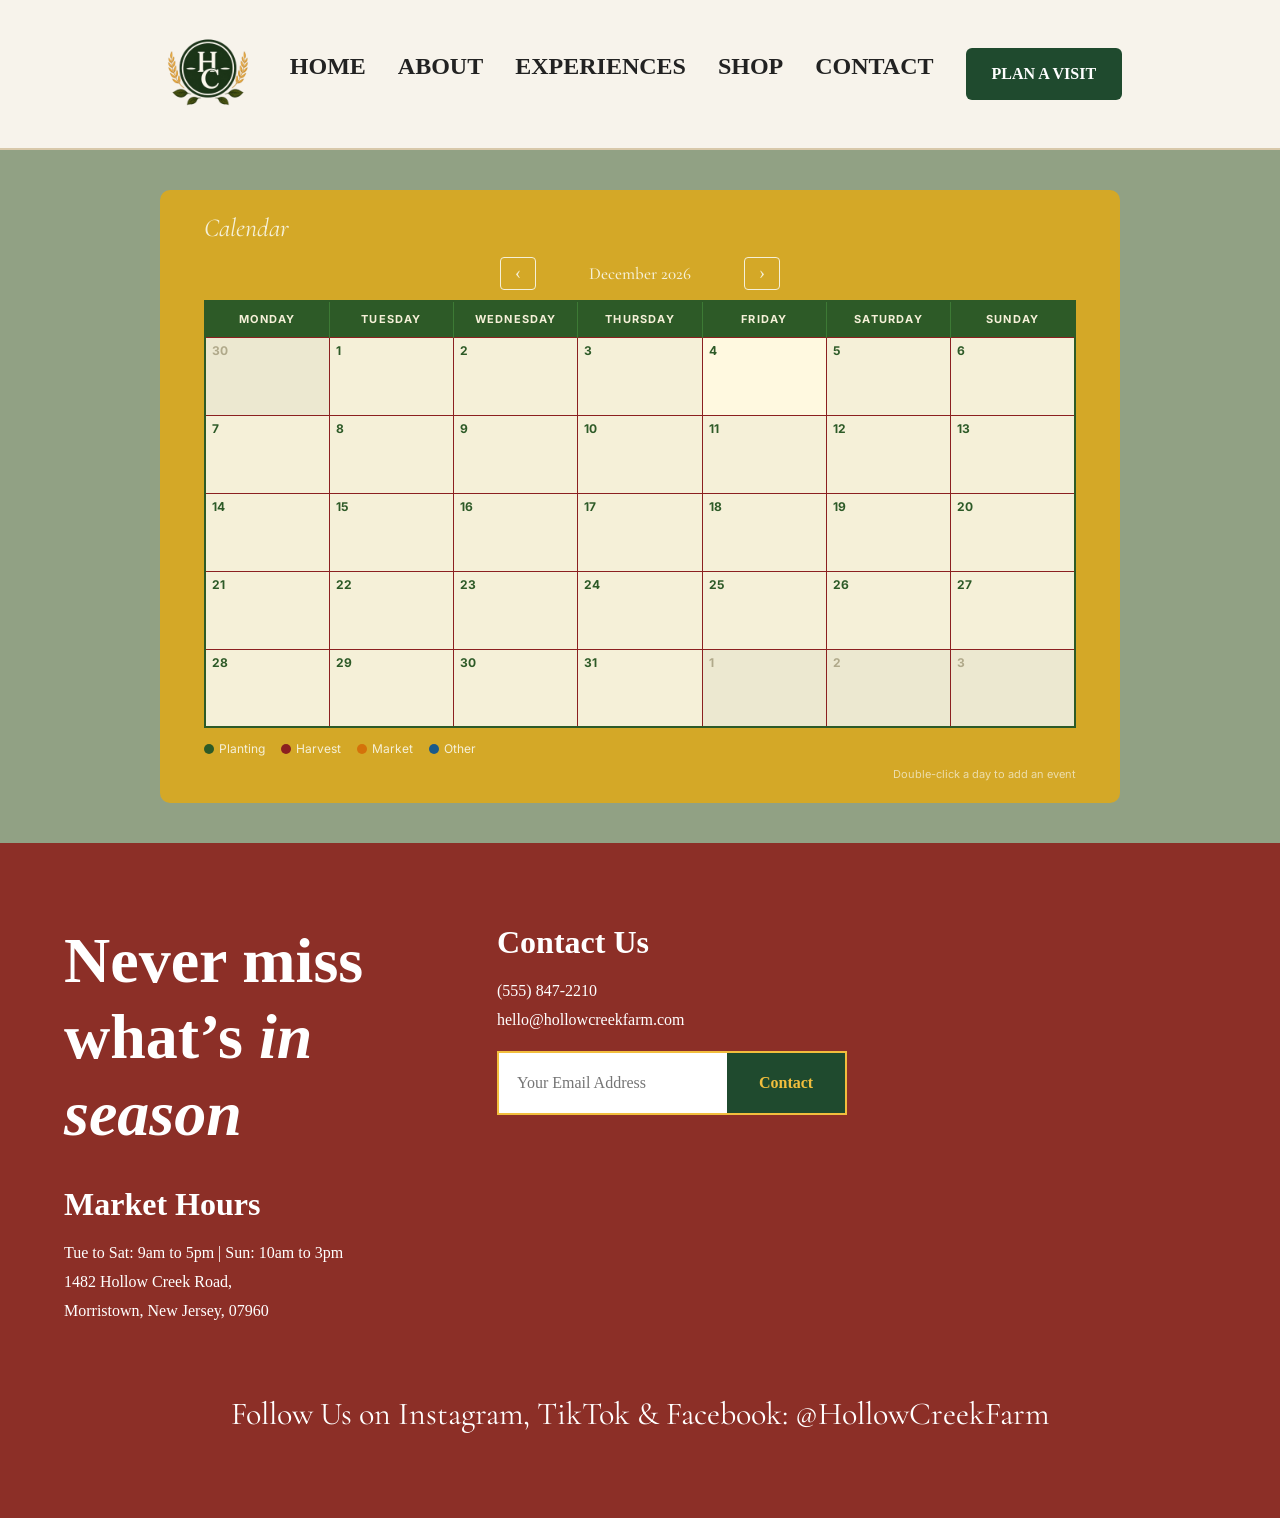
<file: experiences.html>
<!DOCTYPE html>
<html lang="en">

<head>
  <meta charset="UTF-8" />
  <meta name="viewport" content="width=device-width, initial-scale=1.0" />
  <title>Hollow Creek Farm</title>
  <link rel="preconnect" href="https://fonts.googleapis.com">
  <link href="https://cdn.jsdelivr.net/npm/bootstrap@5.3.8/dist/css/bootstrap.min.css" rel="stylesheet"
    integrity="sha384-sRIl4kxILFvY47J16cr9ZwB07vP4J8+LH7qKQnuqkuIAvNWLzeN8tE5YBujZqJLB" crossorigin="anonymous">
  <link
    href="https://fonts.googleapis.com/css2?family=Cormorant+Garamond:wght@300;400;500;600;700&family=Inter:wght@300;400;500;600&display=swap"
    rel="stylesheet">
  <link rel="stylesheet" href="style.css" />
</head>

<body>

  <!-- NAVBAR -->

  <nav class="navbar">
    <div class="nav-container">
      <a href="index.html">
        <img src="images/logo.png" alt="Hollow Creek Farm Logo" class="logo" />
                <!-- /* Image credit: Provided Hollow Creek Farm asset folder. Licensed for class use. */ -->

      </a>
      <ul class="nav-links">
        <li><a href="index.html">
            <h1> HOME</h1>
          </a></li>
        <li><a href="about.html">
            <h1> ABOUT</h1>
          </a></li>
        <li><a href="experiences.html">
            <h1> EXPERIENCES</h1>
          </a></li>
        <li><a href="shop.html">
            <h1> SHOP</h1>
          </a></li>
        <li><a href="contact.html">
            <h1> CONTACT</h1>
          </a></li>
      </ul>
          <a href="https://docs.google.com/document/d/1jcM4YbdfucYRfGNlqvh21hy_muv44JoK/edit" target="_blank"> <button class="visit-btn">PLAN A VISIT</button></a>
    </div>
  </nav>


  <section class="farm-cal">
    <div class="farm-cal__title">Calendar</div>
    <div class="farm-cal__month-header">
      <button class="farm-cal__month-btn" id="farmPrevBtn">&#8249;</button>
      <span class="farm-cal__month-label" id="farmMonthLabel"></span>
      <button class="farm-cal__month-btn" id="farmNextBtn">&#8250;</button>
    </div>

    <table class="farm-cal__table" aria-label="Farm event calendar">
      <thead>
        <tr>
          <th scope="col">Monday</th>
          <th scope="col">Tuesday</th>
          <th scope="col">Wednesday</th>
          <th scope="col">Thursday</th>
          <th scope="col">Friday</th>
          <th scope="col">Saturday</th>
          <th scope="col">Sunday</th>
        </tr>
      </thead>
      <tbody id="farmCalBody"></tbody>
    </table>

    <div class="farm-cal__legend">
      <div class="farm-cal__legend-item"><span class="farm-cal__legend-dot" style="background:#2d5a27"></span>Planting
      </div>
      <div class="farm-cal__legend-item"><span class="farm-cal__legend-dot" style="background:#8b2020"></span>Harvest
      </div>
      <div class="farm-cal__legend-item"><span class="farm-cal__legend-dot" style="background:#D4720A"></span>Market
      </div>
      <div class="farm-cal__legend-item"><span class="farm-cal__legend-dot" style="background:#1a5a8a"></span>Other
      </div>
    </div>
    <div class="farm-cal__hint">Double-click a day to add an event</div>
  </section>

  <!-- Add / Edit Modal -->
  <div class="farm-cal-modal-bg" id="farmModalBg" role="dialog" aria-modal="true" aria-labelledby="FarmModalTitle">
    <div class="farm-cal-modal">
      <h3 id="FarmModalTitle">Add event</h3>

      <label for="FarmEvName">Event name</label>
      <input type="text" id="FarmEvName" placeholder="e.g. Plant tomatoes" autocomplete="off" />

      <label for="FarmEvCat">Category</label>
      <select id="FarmEvCat">
        <option value="planting">Planting</option>
        <option value="harvest">Harvest</option>
        <option value="market">Market day</option>
        <option value="other">Other</option>
      </select>

      <label for="FarmEvNote">Notes</label>
      <textarea id="FarmEvNote" placeholder="Optional details..."></textarea>

      <div class="farm-cal-modal__actions">
        <button class="farm-cal-modal__delete" id="FarmDeleteBtn" style="display:none">Delete event</button>
        <button class="farm-cal-modal__cancel" id="FarmCancelBtn">Cancel</button>
        <button class="farm-cal-modal__save" id="FarmSaveBtn">Save</button>
      </div>
    </div>
  </div>

  <!-- FOOTER -->

  <footer class="footer">

    <div class="footer-grid">

      <div>
        <h2>Never miss <br> what’s <i>in season </i></h2>

        <h3>Market Hours</h3>

        <p>
          Tue to Sat: 9am to 5pm | Sun: 10am to 3pm <br>

          1482 Hollow Creek Road,<br>
          Morristown, New Jersey, 07960
        </p>
      </div>

      <div>
        <h3>Contact Us</h3>

        <p>
          (555) 847-2210<br>
          hello@hollowcreekfarm.com
        </p>

        <div class="newsletter">
          <input type="email" placeholder="Your Email Address">
          <button>Contact</button>
        </div>

      </div>

    </div>

    <div class="social">
      Follow Us on Instagram, TikTok & Facebook: @HollowCreekFarm
    </div>

  </footer>

  
  <script src="https://cdn.jsdelivr.net/npm/bootstrap@5.3.8/dist/js/bootstrap.bundle.min.js"
    integrity="sha384-FKyoEForCGlyvwx9Hj09JcYn3nv7wiPVlz7YYwJrWVcXK/BmnVDxM+D2scQbITxI"
    crossorigin="anonymous"></script>
  <script src="script.js"></script>

</body>

</html>
</file>
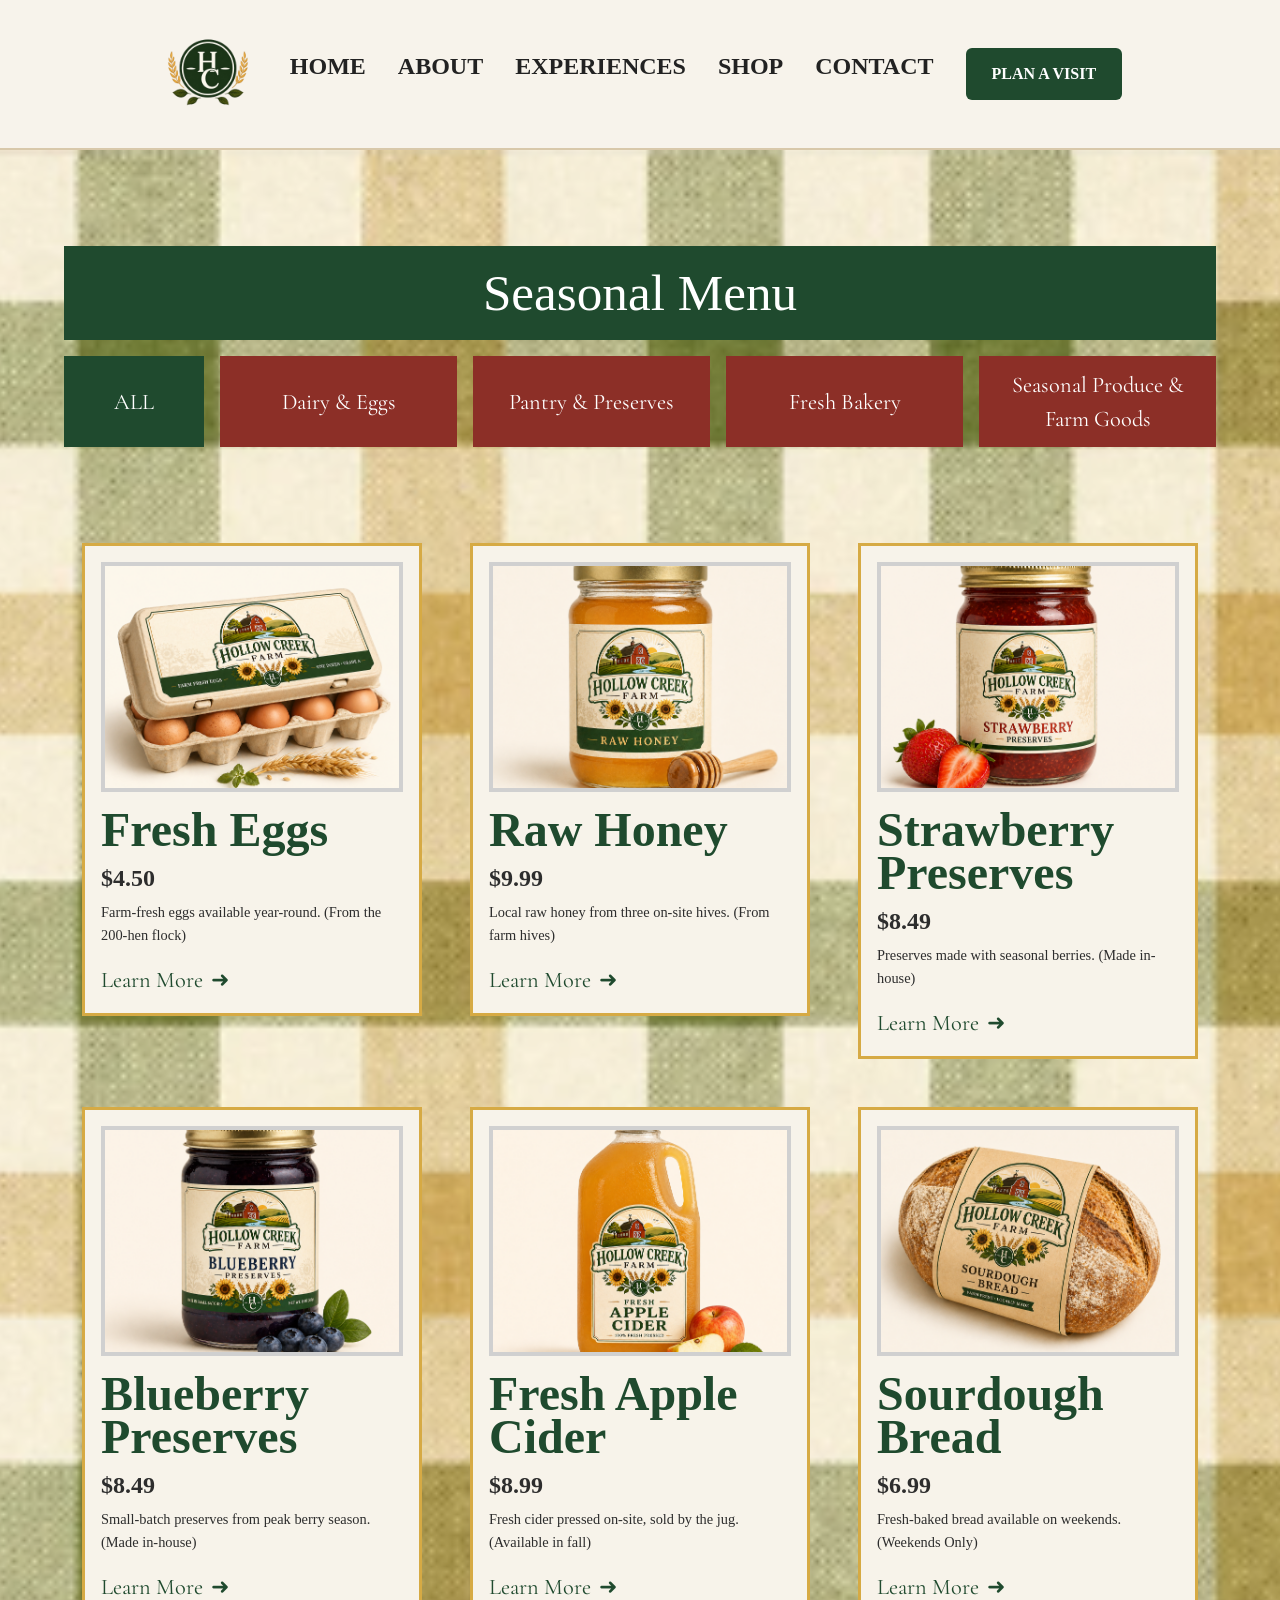
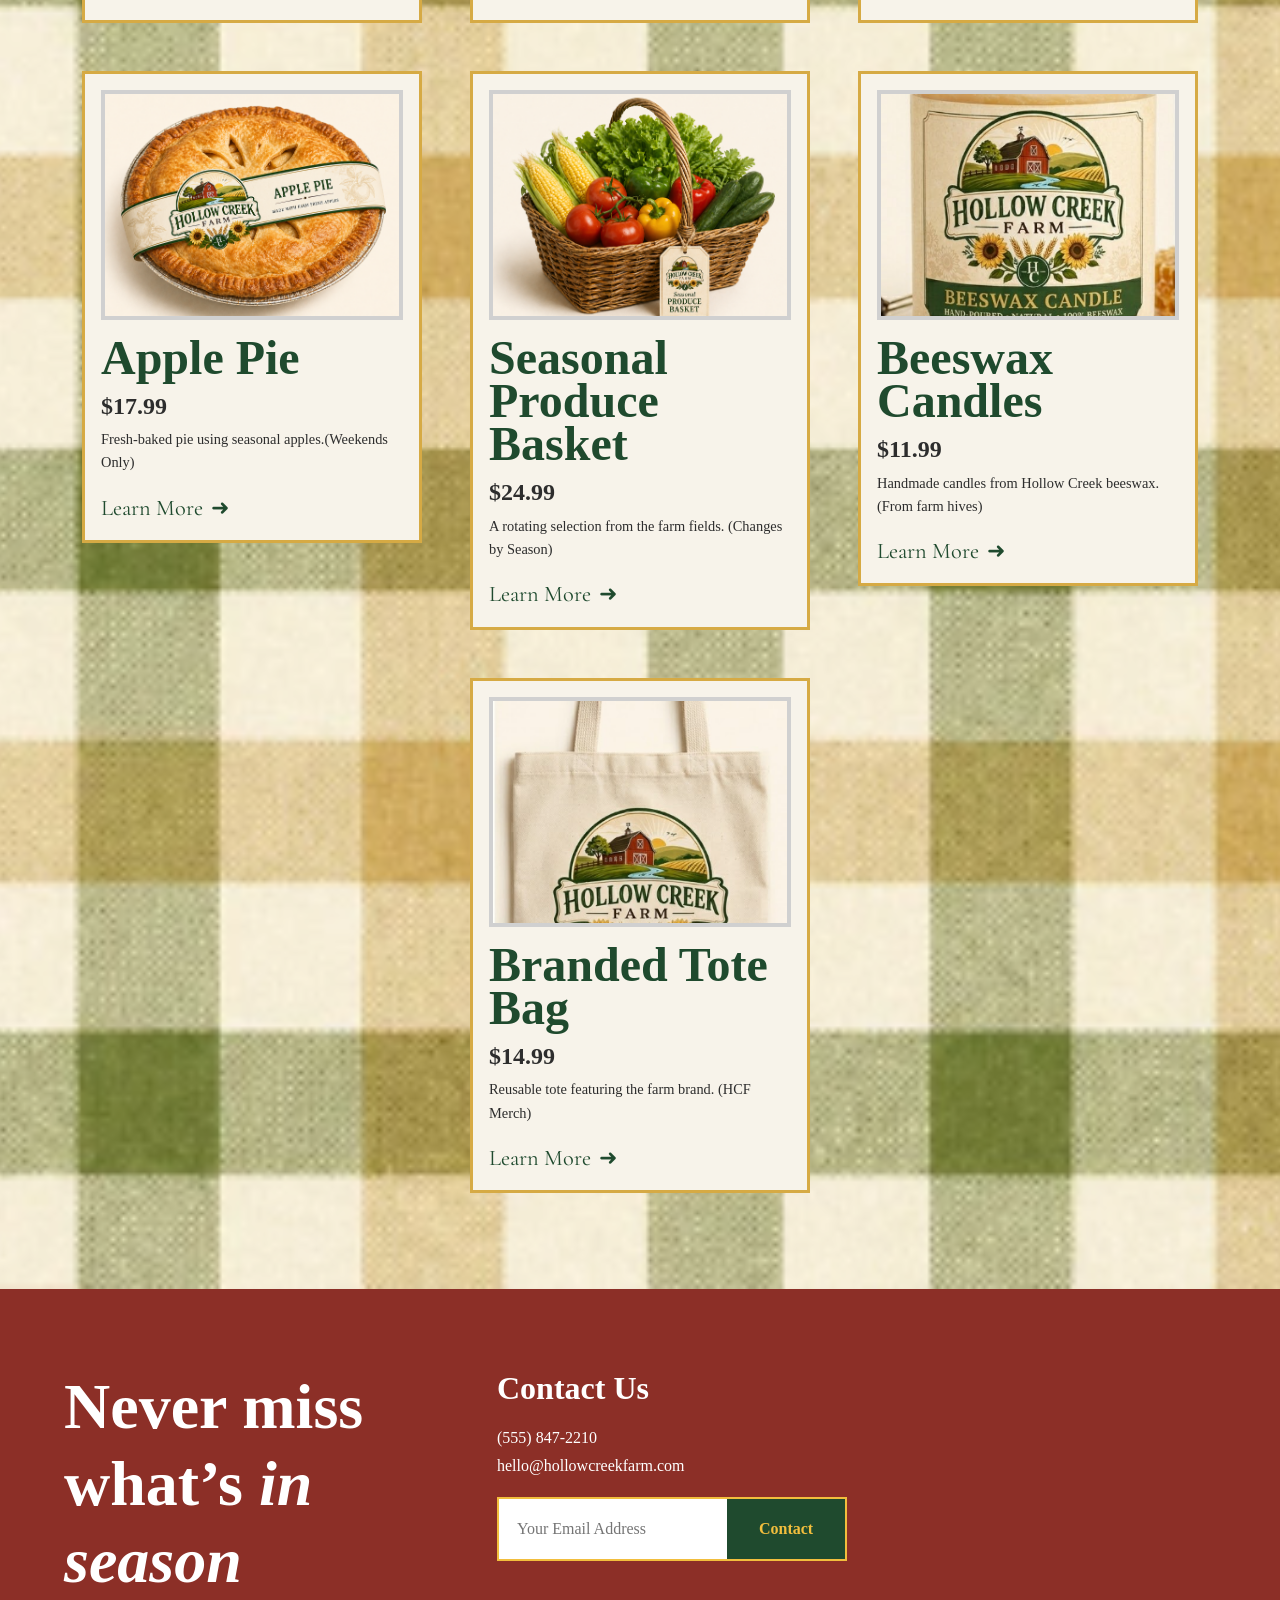
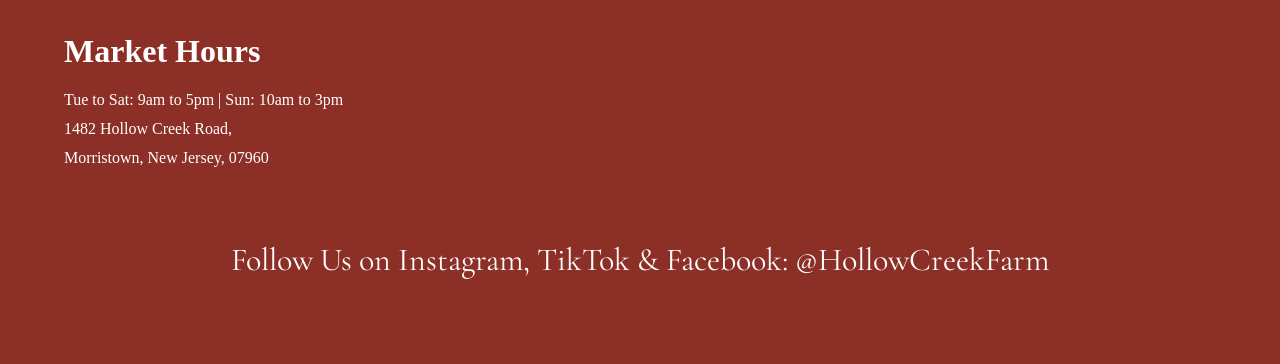
<file: shop.html>
<!DOCTYPE html>
<html lang="en">

<head>
  <meta charset="UTF-8" />
  <meta name="viewport" content="width=device-width, initial-scale=1.0" />
  <title>Hollow Creek Farm</title>
  <link rel="preconnect" href="https://fonts.googleapis.com">
  <link href="https://cdn.jsdelivr.net/npm/bootstrap@5.3.8/dist/css/bootstrap.min.css" rel="stylesheet"
    integrity="sha384-sRIl4kxILFvY47J16cr9ZwB07vP4J8+LH7qKQnuqkuIAvNWLzeN8tE5YBujZqJLB" crossorigin="anonymous">
  <link
    href="https://fonts.googleapis.com/css2?family=Cormorant+Garamond:wght@300;400;500;600;700&family=Inter:wght@300;400;500;600&display=swap"
    rel="stylesheet">
  <link rel="stylesheet" href="style.css" />
</head>

<body>

  <!-- NAVBAR -->

  <nav class="navbar">
    <div class="nav-container">
      <a href="index.html">
        <img src="images/logo.png" alt="Hollow Creek Farm Logo" class="logo" />
        <!-- /* Image credit: Provided Hollow Creek Farm asset folder. Licensed for class use. */ -->
      </a>
      <ul class="nav-links">
        <li><a href="index.html">
            <h1> HOME</h1>
          </a></li>
        <li><a href="about.html">
            <h1> ABOUT</h1>
          </a></li>
        <li><a href="experiences.html">
            <h1> EXPERIENCES</h1>
          </a></li>
        <li><a href="shop.html">
            <h1> SHOP</h1>
          </a></li>
        <li><a href="contact.html">
            <h1> CONTACT</h1>
          </a></li>
      </ul>
          <a href="https://docs.google.com/document/d/1jcM4YbdfucYRfGNlqvh21hy_muv44JoK/edit" target="_blank"> <button class="visit-btn">PLAN A VISIT</button></a>
    </div>
  </nav>

  <section class="seasonal-menu">
    <div class="seasonal-header">
      <div class="season-title-box">
        <h2>Seasonal Menu</h2>
      </div>
      <div class="season-filters">
        <button class="season-btn active" data-season="all">ALL</button>
        <button class="season-btn" data-season="spring">Dairy & Eggs</button>
        <button class="season-btn" data-season="summer">Pantry & Preserves</button>
        <button class="season-btn" data-season="autumn">Fresh Bakery</button>
        <button class="season-btn" data-season="winter">Seasonal Produce & Farm Goods</button>
      </div>
    </div>
    <div class="container py-5">
      <div id="productGrid" class="row g-5 justify-content-center">
      </div>
    </div>

  </section>

  <!-- FOOTER -->

  <footer class="footer">

    <div class="footer-grid">

      <div>
        <h2>Never miss <br> what’s <i>in season </i></h2>

        <h3>Market Hours</h3>

        <p>
          Tue to Sat: 9am to 5pm | Sun: 10am to 3pm <br>

          1482 Hollow Creek Road,<br>
          Morristown, New Jersey, 07960
        </p>
      </div>

      <div>
        <h3>Contact Us</h3>

        <p>
          (555) 847-2210<br>
          hello@hollowcreekfarm.com
        </p>

        <div class="newsletter">
          <input type="email" placeholder="Your Email Address">
          <button>Contact</button>
        </div>

      </div>

    </div>

    <div class="social">
      Follow Us on Instagram, TikTok & Facebook: @HollowCreekFarm
    </div>

  </footer>

  <script src="https://cdn.jsdelivr.net/npm/bootstrap@5.3.8/dist/js/bootstrap.bundle.min.js"
    integrity="sha384-FKyoEForCGlyvwx9Hj09JcYn3nv7wiPVlz7YYwJrWVcXK/BmnVDxM+D2scQbITxI"
    crossorigin="anonymous"></script>
  <script src="script.js"></script>

</body>

</html>
</file>
<file: style.css>
html{
    overflow-y:scroll;
}

* {
    margin: 0;
    padding: 0;
    box-sizing: border-box;
}

:root {
    --cream: #F7F3EA;
    --gold: #F2BE3D;
    --deep-gold: #D9B26D;
    --green: #1F4A2E;
    --sage: #7BA17A;
    --red: #8C2F27;
    --text: #2d2d2d;
    --white: #fff;
}

html {
    scroll-behavior: smooth;
}

body {
    font-family: 'Inter', sans-serif;
    background: var(--cream);
    color: var(--text);
    overflow-x: hidden;
}

h1,
h2,
h3,
h4 {
    font-family: 'Playfair Display', serif;
    font-weight: 600;
}

h1 {
    font-size: 1.5rem;
}

h2 {
    font-size: 1rem;
}

h2 {
    font-size: 1rem;
}

img {
    width: 100%;
    display: block;
}

/* NAVBAR */

.navbar {
    width: 100%;
    background: #f7f3eb;
    border-bottom: 2px solid #d8c8aa;
    position: sticky;
    top: 0;
    z-index: 999;
}

.nav-container {
    max-width: 1400px;
    margin: auto;
    display: flex;
    align-items: center;
    justify-content: space-between;
    padding: 1rem 2rem;
}

.logo {
    height: 100px;
    width: 100px;
}

.nav-links {
    display: flex;
    gap: 2rem;
    list-style: none;
    margin-right: 2rem;
}

.nav-links a {
    text-decoration: none;
    color: #222;
    font-weight: 500;
    position: relative;
    transition: .3s;
}

.nav-links a:hover {
    color: var(--green);
}

.nav-links a::after {
    content: "";
    position: absolute;
    left: 0;
    bottom: -5px;
    width: 0;
    height: 2px;
    background: var(--red);
    transition: .3s;
}

.nav-links a:hover::after {
    width: 100%;
}

.nav-links h1 {
    margin: 0;
}

.visit-btn {
    background: var(--green);
    color: white;
    padding: 14px 26px;
    border: none;
    border-radius: 6px;
    font-weight: 600;
    cursor: pointer;
    transition: .3s;
}

.visit-btn:hover {
    background: #173623;
    transform: translateY(-2px);
}

/* HERO */

.hero {
    display: grid;
    grid-template-columns: 1fr 1fr;
    min-height: 90vh;
}

.hero-left {
    background: var(--gold);
    padding: 5rem 4rem;
    display: flex;
    flex-direction: column;
    justify-content: center;
}

.hero-left span {
    font-size: 1.3rem;
    margin-bottom: 1rem;
    font-family: 'Cormorant Garamond', serif;
}

.hero-left h1 {
    font-size: 5.5rem;
    line-height: 0.9;
    margin-bottom: 2rem;
}

.hero-left p {
    max-width: 500px;
    line-height: 1.8;
    margin-bottom: 2rem;
}

.hero-buttons {
    display: flex;
    gap: 2rem;
    align-items: center;
    flex-wrap: wrap;
}

.primary-btn {
    background: var(--green);
    color: white;
    padding: 16px 28px;
    text-decoration: none;
    font-weight: 600;
    transition: .3s;
}

.primary-btn:hover {
    background: #173623;
}

.text-link {
    text-decoration: none;
    color: black;
    font-weight: 600;
    font-size: 1.1rem;
}

.hero-right {
    background: center;

    position: relative;
}

.hero-right::after {
    content: "";
    position: absolute;
    inset: 0;
    background: rgba(0, 0, 0, 0.12);
}

/* TICKER */

.ticker {
    background-color: var(--red);
    padding: 0.5rem 0;
    overflow: hidden;
    white-space: nowrap;
}

.ticker__track {
    display: inline-flex;
    animation: ticker-scroll 25s linear infinite;
}

/* Individual ticker item — change padding to adjust spacing */
.ticker__item {
    font-family: var(--font-mono);
    font-size: var(--text-xs);
    letter-spacing: 0.15em;
    text-transform: uppercase;
    color: var(--cream);
    padding: 0 2.5rem;
}

@keyframes ticker-scroll {
    from {
        transform: translateX(0);
    }

    to {
        transform: translateX(-50%);
    }
}


/* SEASON MENU */

.menu-section {
    padding: 6rem 5%;
    background: linear-gradient(rgba(255, 255, 255, 0.3), rgba(255, 255, 255, 0.3)), url('images/wheatback.png') center/cover;
}
/* Image credit: Provided Hollow Creek Farm asset folder. Licensed for class use. */

.menu-grid {
    display: grid;
    grid-template-columns: 1.2fr .8fr;
    gap: 2rem;
    align-items: center;
}

.menu-image {
    height: 300px;
    background: url('images/family-apples.png') center/cover;
    border: 4px solid #d6aa44;
}
/* Image credit: Provided Hollow Creek Farm asset folder. Licensed for class use. */

.menu-title {
    background: var(--green);
    color: white;
    padding: 2rem;
}

.menu-title h2 {
    font-size: 5.5rem;
    line-height: 1;
}

.menu-cards {
    margin-top: 3rem;
    display: grid;
    grid-template-columns: repeat(4, 1fr);
    gap: 2rem;
}

.menu-card {
    background: #1f3f1ec9;
    padding: 3rem;
    text-align: center;
    color: white;
    min-height: 200px;
    display: flex;
    align-items: center;
    justify-content: center;
    font-family: 'Cormorant Garamond', serif;
    font-size: 1.25rem;
    transition: .4s;
    display: none;
}

.menu-card:hover {
    transform: translateY(-10px);
    background: var(--green);
}

/* EVENTS */

.events {
    background: var(--gold);
    padding: 6rem 5%;
}

.events-top {
    display: flex;
    justify-content: space-between;
    align-items: center;
    margin-bottom: 2rem;
    flex-wrap: wrap;
    gap: 1rem;
}

.events-top h2 {
    font-size: 4rem;
    color: white;
}

.calendar-link {
    text-decoration: none;
    color: white;
    font-size: 2rem;
    font-family: 'Cormorant Garamond', serif;
}

.filters {
    display: flex;
    gap: 1rem;
    margin-bottom: 2rem;
    flex-wrap: wrap;
}

.filter-btn {
    border: none;
    background: var(--green);
    color: white;
    padding: 12px 22px;
    cursor: pointer;
    border-radius: 4px;
    transition: .3s;
}

.filter-btn.active,
.filter-btn:hover {
    background: #173623;
}

.event-cards {
    display: grid;
    grid-template-columns: repeat(3, 1fr);
    gap: 2rem;
}

.event-card {
    background: #f9f3ea;
    border: 3px solid var(--green);
    padding: 2rem;
    transition: .4s;
}

.event-card.red {
    background: var(--red);
    color: white;
}

.event-card:hover {
    transform: translateY(-8px);
}

.event-card h3 {
    font-size: 2.5rem;
    margin-bottom: 1rem;
}

.event-card p {
    line-height: 1.7;
    margin-bottom: 1.5rem;
}

.event-card a {
    color: inherit;
    text-decoration: none;
    font-weight: 700;
}

/* STORY */

.story {
    padding: 6rem 5%;
    background:
        /* linear-gradient(rgba(255,255,255,0.82),rgba(255,255,255,0.82)), */
        url('images/leafy-background.png') center/cover;
}
/* Image credit: Provided Hollow Creek Farm asset folder. Licensed for class use. */

.story-body {
    background: #f6f0e6;
    border: 2px solid #d6aa44;
    padding: 1.5rem;
    text-align: left;
    margin-bottom: 3.7rem;
}

.story-title {
    background: #f6f0e6;
    border: 2px solid #d6aa44;
    padding: 1.5rem;
    text-align: left;
    margin-bottom: 3.7rem;
}

.about-banner {
    width: 100%;
    height: auto;
    margin: 2rem 0;
}

.story-grid {
    display: grid;
    grid-template-columns: 1fr 1fr;
    gap: 3rem;
    align-items: center;
}

.story-image {
    height: 500px;
    background: url('images/family-apples.png') center/cover;
    border: 4px solid #d6aa44;
}
/* Image credit: Provided Hollow Creek Farm asset folder. Licensed for class use. */

.story-content h2 {
    font-size: 4rem;
    margin-bottom: 1rem;
}

.story-content p {
    line-height: 1.9;
    margin-bottom: 2rem;
}

.stats {
    display: grid;
    grid-template-columns: repeat(3, 1fr);
    gap: 1rem;
}

.stat {
    background: #f6f0e6;
    border: 2px solid #d6aa44;
    padding: 1.5rem;
    text-align: center;
}

.stat h3 {
    font-size: 3rem;
    color: var(--green);
}

/* ======================
   CARDS
====================== */
* {
    margin: 0;
    padding: 0;
    box-sizing: border-box;
}

body {
    background: #91a184;
    font-family: 'Lora', serif;
}

/* ======================
   SECTION
====================== */

.fresh-section {
    padding: 70px 60px;
    position: relative;
}

.section-title {
    color: white;
    font-size: 4rem;
    font-family: 'Cormorant Garamond', serif;
    margin-bottom: 40px;
}

/* ======================
   CAROUSEL
====================== */

.carousel-wrapper {
    position: relative;
    display: flex;
    align-items: center;
}

.carousel {
    overflow: hidden;
    width: 100%;
}

.carousel-track {
    display: flex;
    gap: 20px;
    transition: transform .5s ease;
    will-change: transform;
}

/* ======================
   CARD
====================== */

.food-card {
    min-width: 300px;
    border: 3px solid #d6a547;
    padding: 18px;
    background-color: #f8f4ee;
    background-image:
        radial-gradient(rgba(0, 0, 0, .03) 1px, transparent 1px);
    background-size: 8px 8px;
    transition: .35s;
}

.food-card-image {
    height: 220px;
    overflow: hidden;
    margin-bottom: 15px;
}

.food-card .card-image img {
    width: 100%;
    height: 100%;
    object-fit: cover;
    transition: transform .5s ease;
}

.food-card:hover img {
    transform: scale(1.08);
}

.image-placeholder {
    border: 3px solid #d1d1d1;
    display: flex;
    align-items: center;
    justify-content: center;
    color: #333;
    margin-bottom: 15px;
}

.food-card h2 {
    font-family: 'Cormorant Garamond', serif;
    font-size: 3rem;
    color: #1d3f1f;
    margin-bottom: 10px;
    line-height: 1;
}

.food-card p {
    color: #444;
    line-height: 1.5;
    margin-bottom: 20px;
    font-size: .95rem;
}

.learn-more {
    text-decoration: none;
    color: #1d3f1f;
    font-size: 1.7rem;
    font-family: 'Cormorant Garamond', serif;
    display: inline-flex;
    align-items: center;
    gap: 10px;
}

.learn-more span {
    transition: .3s;
}

.learn-more:hover span {
    transform: translateX(6px);
}

/* ======================
   RESPONSIVE
====================== */

@media(max-width:900px) {

    .fresh-section {
        padding: 40px 20px;
    }

    .section-title {
        font-size: 3rem;
    }

    .card {
        min-width: 280px;
    }

    .card h2 {
        font-size: 2.5rem;
    }
}


/* FOOTER */

.footer {
    background: var(--red);
    color: white;
    padding: 5rem 5%;
}

.footer-grid {
    display: grid;
    grid-template-columns: 1.2fr 1fr 1fr;
    gap: 3rem;
}

.footer h2 {
    font-size: 4rem;
    margin-bottom: 2rem;
}

.footer h3 {
    font-size: 2rem;
    margin-bottom: 1rem;
}

.footer p {
    line-height: 1.8;
}

.newsletter {
    display: flex;
    margin-top: 1rem;
    border: 2px solid var(--gold);
}

.newsletter input {
    flex: 1;
    padding: 18px;
    border: none;
    outline: none;
    font-size: 1rem;
}

.newsletter button {
    border: none;
    background: var(--green);
    color: var(--gold);
    padding: 0 2rem;
    cursor: pointer;
    font-weight: 600;
    z-index: 2;
}

.social {
    margin-top: 3rem;
    text-align: center;
    font-size: 2rem;
    font-family: 'Cormorant Garamond', serif;
}

/* SCROLL ANIMATION */

.fade-up {
    opacity: 0;
    transform: translateY(40px);
    transition: 1s;
}

.fade-up.show {
    opacity: 1;
    transform: translateY(0);
}

/* RESPONSIVE */

@media(max-width:1100px) {

    .hero {
        grid-template-columns: 1fr;
    }

    .menu-grid,
    .story-grid,
    .footer-grid {
        grid-template-columns: 1fr;
    }

    .menu-cards,
    .event-cards,
    .product-grid {
        grid-template-columns: repeat(2, minmax(0, 1fr));
    }

    .hero-left h1 {
        font-size: 4.5rem;
    }

}

@media(max-width:700px) {

    .nav-links {
        display: none;
    }

    .menu-cards,
    .event-cards,
    .product-grid,
    .stats {
        grid-template-columns: 1fr;
    }

    .hero-left {
        padding: 4rem 2rem;
    }

    .hero-left h1 {
        font-size: 3.5rem;
    }

    .menu-title h2,
    .events-top h2,
    .story-content h2,
    .products h2,
    .footer h2 {
        font-size: 3rem;
    }

}


/* ABOUT PAGE */

* {
    margin: 0;
    padding: 0;
    box-sizing: border-box;
}

body {
    font-family: 'Lora', serif;
}

/* ====================
   STORY SECTION
==================== */

.story-section {
    padding: 60px 5%;
    background-image: url("images/veggybackground.png");
    background-repeat: no-repeat;
    background-size: cover;
    background-position: center;
}
/* Image credit: Provided Hollow Creek Farm asset folder. Licensed for class use. */

.section-title {
    display: inline-block;
    border: 3px solid #c89d45;
    background-color: var(--cream);
    color: var(--sage);
    padding: 10px 25px;
    font-size: 3rem;
    font-family: 'Cormorant Garamond', serif;
    margin-bottom: 30px;
}

.story-gallery {
    display: grid;
    grid-template-columns: repeat(3, 1fr);
    gap: 25px;
}

.aboutimgs {
    height: 220px;
    border: 3px solid #c89d45;
    display: flex;
    align-items: center;
    justify-content: center;
    font-size: 1.1rem;
}

.aboutimgs img {
    width: 100%;
    height: 100%;
    object-fit: cover;
    display: block;
}

.story-text {
    margin-top: 35px;
    background: #f5f1eb;
    border: 3px solid #dca840;
    padding: 25px;
    line-height: 1.8;
    font-size: 1.1rem;
}

/* ====================
   FAMILY SECTION
==================== */

.family-section {
    background: #d9a944;
    padding: 80px 5%;
}

.family-section h2 {
    font-size: 3.2rem;

    margin-bottom: 40px;

    font-family: 'Cormorant Garamond', serif;
}

.family-grid {
    display: grid;
    grid-template-columns: repeat(3, 1fr);
    gap: 40px;
}

.family-card {
    height: 260px;

    background: #e7e3de;

    border: 3px solid #d8d8d8;

    display: flex;
    align-items: center;
    justify-content: center;

    transition: .3s;
}

.family-card:hover {
    transform: translateY(-5px);
}

.placeholder img,
.family-card img {
    width: 100%;
    height: 100%;
    object-fit: cover;
}

/* ====================
   RESPONSIVE
==================== */

@media(max-width:900px) {

    .story-gallery {
        grid-template-columns: 1fr;
    }

    .family-grid {
        grid-template-columns: 1fr 1fr;
    }

    nav ul {
        gap: 20px;
    }
}

@media(max-width:600px) {

    .navbar {
        flex-direction: column;
        gap: 20px;
    }

    .family-grid {
        grid-template-columns: 1fr;
    }

    nav ul {
        flex-wrap: wrap;
        justify-content: center;
    }
}

/* CALENDAR  */

/* ================================================
   FARM CALENDAR — all rules scoped to .farm-cal
   Paste this into style.css (replaces old calendar CSS)
   ================================================ */

.farm-cal {
    background: #D4A827;
    border-radius: 10px;
    padding: 18px 44px 20px 44px;
    position: relative;
    max-width: 960px;
    margin: 40px auto;
}

.farm-cal__title {
    font-family: 'Cormorant Garamond', serif;
    font-size: 26px;
    color: #f5f0d8;
    font-style: italic;
    margin-bottom: 10px;
}

.farm-cal__month-header {
    display: flex;
    align-items: center;
    justify-content: center;
    gap: 14px;
    margin-bottom: 10px;
}

.farm-cal__month-label {
    font-family: 'Cormorant Garamond', serif;
    font-size: 17px;
    color: #f5f0d8;
    font-weight: 500;
    min-width: 180px;
    text-align: center;
}

.farm-cal__month-btn {
    background: none;
    border: 1.5px solid #f5f0d8;
    color: #f5f0d8;
    border-radius: 4px;
    padding: 3px 14px;
    cursor: pointer;
    font-size: 18px;
    line-height: 1.4;
    transition: background 0.15s;
}

.farm-cal__month-btn:hover {
    background: rgba(255, 255, 255, 0.18);
}

.farm-cal__table {
    width: 100%;
    border-collapse: collapse;
    border: 2px solid #2d5a27;
    background: #f5f0d8;
}

.farm-cal__table thead tr th {
    background: #2d5a27;
    color: #f5f0d8;
    font-family: 'Inter', sans-serif;
    font-size: 11px;
    font-weight: 700;
    letter-spacing: 1.2px;
    text-transform: uppercase;
    padding: 9px 4px;
    text-align: center;
    border-right: 1px solid #3d7a35;
}

.farm-cal__table thead tr th:last-child {
    border-right: none;
}

.farm-cal__table tbody td {
    border: 1px solid #8b2020;
    vertical-align: top;
    width: 14.28%;
    height: 78px;
    padding: 4px 6px;
    cursor: default;
    transition: background 0.1s;
}

.farm-cal__table tbody td:not(.farm-cal__other-month):hover {
    background: #fffbe8;
    cursor: pointer;
}

.farm-cal__table tbody td.farm-cal__other-month {
    background: #ece8d0;
}

.farm-cal__table tbody td.farm-cal__today {
    background: #fff9e0;
}

.farm-cal__day-num {
    font-size: 12px;
    font-family: 'Inter', sans-serif;
    color: #2d5a27;
    font-weight: 700;
    display: block;
    margin-bottom: 3px;
}

.farm-cal__table tbody td.farm-cal__other-month .farm-cal__day-num {
    color: #b0a98a;
}

.farm-cal__event-chip {
    display: block;
    font-size: 10px;
    font-family: 'Inter', sans-serif;
    color: #f5f0d8;
    border-radius: 3px;
    padding: 2px 5px;
    margin-bottom: 2px;
    white-space: nowrap;
    overflow: hidden;
    text-overflow: ellipsis;
    cursor: pointer;
    transition: opacity 0.1s;
}

.farm-cal__event-chip:hover {
    opacity: 0.85;
}

.farm-cal__legend {
    display: flex;
    gap: 16px;
    margin-top: 12px;
    flex-wrap: wrap;
}

.farm-cal__legend-item {
    font-size: 12px;
    font-family: 'Inter', sans-serif;
    color: #f5f0d8;
    display: flex;
    align-items: center;
    gap: 5px;
}

.farm-cal__legend-dot {
    display: inline-block;
    width: 10px;
    height: 10px;
    border-radius: 50%;
    flex-shrink: 0;
}

.farm-cal__hint {
    font-size: 11px;
    color: #f5f0d8;
    opacity: 0.75;
    margin-top: 8px;
    font-family: 'Inter', sans-serif;
    text-align: right;
}

/* ── Calendar Modal (scoped prefix to avoid Bootstrap clash) ── */

.farm-cal-modal-bg {
    display: none;
    position: fixed;
    inset: 0;
    background: rgba(0, 0, 0, 0.45);
    z-index: 1050;
    /* above Bootstrap navbar z-index 999 */
    align-items: center;
    justify-content: center;
}

.farm-cal-modal-bg.farm-cal-modal-open {
    display: flex;
}

.farm-cal-modal {
    background: #f5f0d8;
    border: 2px solid #2d5a27;
    border-radius: 10px;
    padding: 26px 28px 22px;
    width: 340px;
    max-width: 96vw;
    font-family: 'Inter', sans-serif;
    box-shadow: 0 8px 32px rgba(0, 0, 0, 0.18);
}

.farm-cal-modal h3 {
    font-family: 'Cormorant Garamond', serif;
    font-size: 17px;
    color: #2d5a27;
    margin-bottom: 16px;
    font-weight: 600;
}

.farm-cal-modal label {
    font-size: 11px;
    color: #5a4a1a;
    display: block;
    margin-bottom: 4px;
    margin-top: 12px;
    font-weight: 700;
    text-transform: uppercase;
    letter-spacing: 0.6px;
}

.farm-cal-modal label:first-of-type {
    margin-top: 0;
}

.farm-cal-modal input,
.farm-cal-modal select,
.farm-cal-modal textarea {
    width: 100%;
    border: 1.5px solid #c0a060;
    border-radius: 5px;
    padding: 7px 9px;
    font-size: 13px;
    background: #fffbe8;
    font-family: 'Inter', sans-serif;
    color: #2d2d2d;
    outline: none;
    transition: border-color 0.15s;
    /* Reset Bootstrap overrides */
    box-shadow: none;
}

.farm-cal-modal input:focus,
.farm-cal-modal select:focus,
.farm-cal-modal textarea:focus {
    border-color: #2d5a27;
    box-shadow: none;
}

.farm-cal-modal textarea {
    resize: vertical;
    min-height: 64px;
}

.farm-cal-modal__actions {
    display: flex;
    gap: 8px;
    margin-top: 18px;
    align-items: center;
}

.farm-cal-modal__save {
    background: #2d5a27;
    color: #f5f0d8;
    border: none;
    border-radius: 5px;
    padding: 8px 20px;
    cursor: pointer;
    font-size: 13px;
    font-family: 'Inter', sans-serif;
    font-weight: 700;
    transition: background 0.15s;
}

.farm-cal-modal__save:hover {
    background: #1a3a16;
}

.farm-cal-modal__cancel {
    background: none;
    border: 1.5px solid #8b2020;
    color: #8b2020;
    border-radius: 5px;
    padding: 8px 16px;
    cursor: pointer;
    font-size: 13px;
    font-family: 'Inter', sans-serif;
    transition: background 0.15s;
}

.farm-cal-modal__cancel:hover {
    background: #f9e8e8;
}

.farm-cal-modal__delete {
    margin-right: auto;
    background: none;
    border: none;
    color: #8b2020;
    font-size: 12px;
    cursor: pointer;
    text-decoration: underline;
    font-family: 'Inter', sans-serif;
    padding: 0;
}

.farm-cal-modal__delete:hover {
    color: #5a1010;
}

/* ── Responsive ── */
@media (max-width: 700px) {
    .farm-cal {
        padding: 14px 10px 16px;
    }

    .farm-cal__table thead tr th {
        font-size: 9px;
        padding: 7px 2px;
        letter-spacing: 0;
    }

    .farm-cal__table tbody td {
        height: 54px;
        padding: 3px;
    }

    .farm-cal__event-chip {
        font-size: 9px;
    }

    .farm-cal__day-num {
        font-size: 11px;
    }

    .farm-cal__month-label {
        font-size: 15px;
        min-width: 140px;
    }
}

.farm-cal__other-month {
    background: #ece8d0;
}

.farm-cal__today {
    background: #fff9e0;
}

.farm-cal__event-chip {
    display: block;
}

/* =====================================
   HOLLOW CREEK CONTACT SECTION
===================================== */

.hc-contact-section {
    background: var(--red);
    padding: 80px 5%;
}

.hc-contact-title {
    text-align: center;
    color: var(--cream);
    font-size: clamp(3rem, 6vw, 5rem);
    font-family: 'Cormorant Garamond', serif;
    margin-bottom: 60px;
    font-weight: 400;
}

.hc-contact-title em {
    font-style: italic;
}

.hc-contact-top {
    display: grid;
    grid-template-columns: 1.2fr .8fr;
    gap: 80px;
    margin-bottom: 60px;
}

.hc-contact-info h3,
.hc-contact-details h3 {
    font-family: 'Cormorant Garamond', serif;
    font-size: 3rem;
    color: var(--cream);
    margin-bottom: 15px;
}

.hc-contact-info p,
.hc-contact-details p {
    color: var(--cream);
    font-size: 1.3rem;
    line-height: 1.6;
    margin-bottom: 25px;
}

.hc-hours-table {
    width: 100%;
    border-collapse: collapse;
}

.hc-hours-table td {
    border: 1px solid rgba(255,255,255,.35);
    background: #d7aa45;
    padding: 14px;
    color: #222;
    font-size: .95rem;
}

.hc-social h4 {
    font-family: 'Cormorant Garamond', serif;
    color: var(--cream);
    font-size: 2.5rem;
    margin-bottom: 10px;
}

/* FORM CARD */

.hc-contact-card {
    max-width: 800px;
    margin: auto;
    background: #f5f1eb;
    border: 3px solid #d7aa45;
    padding: 40px;
}

.hc-contact-card h3 {
    text-align: center;
    color: #d7aa45;
    font-size: 3rem;
    font-family: 'Cormorant Garamond', serif;
    margin-bottom: 30px;
}

.hc-contact-form {
    display: flex;
    flex-direction: column;
    gap: 25px;
}

.hc-contact-form input,
.hc-contact-form textarea {
    background: var(--green);
    border: none;
    color: white;
    padding: 22px;
    font-size: 1.2rem;
    font-family: inherit;
}

.hc-contact-form input::placeholder,
.hc-contact-form textarea::placeholder {
    color: #d7aa45;
}

.hc-contact-form textarea {
    resize: vertical;
    min-height: 180px;
}

.hc-contact-form button {
    align-self: center;
    background: var(--green);
    color: #d7aa45;
    border: none;
    padding: 18px 70px;
    font-size: 1.4rem;
    cursor: pointer;
    transition: .3s;
    font-family: 'Cormorant Garamond', serif;
}

.hc-contact-form button:hover {
    transform: translateY(-3px);
    background: #173623;
}

/* RESPONSIVE */

@media (max-width: 900px) {

    .hc-contact-top {
        grid-template-columns: 1fr;
        gap: 40px;
    }

    .hc-contact-info h3,
    .hc-contact-details h3 {
        font-size: 2.4rem;
    }

    .hc-contact-card {
        padding: 25px;
    }
}

@media (max-width: 600px) {

    .hc-contact-title {
        font-size: 2.5rem;
    }

    .hc-hours-table td {
        display: block;
        width: 100%;
    }

    .hc-contact-form button {
        width: 100%;
    }
}

/* ==================================
   SEASONAL MENU FILTER SECTION
================================== */

.seasonal-menu {
    width: 100vw;
    margin-left: calc(-50vw + 50%);
    padding: 6rem 0 3rem;
    background: url("images/picnic-background.png") center/cover;
}
/* Image credit: Provided Hollow Creek Farm asset folder. Licensed for class use. */

.seasonal-header {
    display: flex;
    flex-direction: column;
    align-items: stretch;
    gap: 1rem;
    margin: 0 auto 3rem;
    width: min(100%, 1600px);
    padding: 0 5%;
    box-sizing: border-box;
}

.season-title-box {
    background: var(--green);
    color: white;
    padding: 1.5rem;
    display: flex;
    align-items: center;
    justify-content: center;
    width: 100%;
}

.season-title-box h2 {
    font-size: clamp(3rem, 4vw, 5rem);
    line-height: .9;
    font-weight: 400;
    margin: 0;
}

.season-filters {
    display: flex;
    flex-wrap: wrap;
    gap: 1rem;
    align-items: stretch;
    justify-content: flex-start;
    width: 100%;
    min-width: 0;
}

.season-btn {
    border: none;
    background: var(--red);
    color: white;
    font-family: 'Cormorant Garamond', serif;
    font-size: clamp(1.4rem, 1.1vw, 1.8rem);
    cursor: pointer;
    transition: .35s;
    padding: 12px 22px;
    white-space: normal;
    text-align: center;
    overflow-wrap: anywhere;
    display: flex;
    align-items: center;
    justify-content: center;
    flex: 1 1 160px;
    min-width: 120px;
    min-height: 70px;
}

.season-btn:hover {
    transform: translateY(-3px);
}

.season-btn.active {
    background: var(--green);
}

.season-btn:first-child {
    flex: 0 0 auto;
    min-width: 140px;
}

/* Cards */

.season-cards {
    display: grid;
    grid-template-columns: repeat(4, 1fr);
    gap: 2rem;
}

.season-card {
    background: #f7f3ea;
    border: 3px solid #d6aa44;
    padding: 1rem;
    transition: .35s;
}

.season-card.hide {
    display: none;
}

.season-card:hover {
    transform: translateY(-8px);
}

.season-card-image {
    height: 230px;
    border: 4px solid #d0d0d0;
    overflow: hidden;
    margin-bottom: 1rem;
}

.season-card-image img {
    width: 100%;
    height: 100%;
    object-fit: cover;
}

.season-card h3 {
    color: var(--green);
    font-size: 3rem;
    line-height: .9;
    margin-bottom: .8rem;
}

.season-card p {
    font-size: .9rem;
    line-height: 1.6;
    margin-bottom: 1rem;
}

.learn-more {
    color: var(--green);
    text-decoration: none;
    font-size: 1.4rem;
    font-family: 'Cormorant Garamond', serif;
    display: inline-flex;
    gap: .5rem;
    align-items: center;
}

.learn-more span {
    transition: .3s;
}

.learn-more:hover span {
    transform: translateX(5px);
}

/* Responsive */

@media (max-width: 1100px) {

    .season-cards {
        grid-template-columns: repeat(2,1fr);
    }

    .seasonal-header {
        flex-direction: column;
        align-items: stretch;
    }

    .season-filters {
        justify-content: flex-start;
    }
}

@media (max-width: 700px) {

    .seasonal-header {
        flex-direction: column;
        align-items: stretch;
    }

    .season-filters {
        flex-direction: column;
        align-items: stretch;
    }

    .season-btn {
        width: 100%;
        flex: 1 1 auto;
    }

    .season-cards {
        grid-template-columns: 1fr;
    }

    .season-title-box h2 {
        font-size: 3.5rem;
    }
}
</file>
